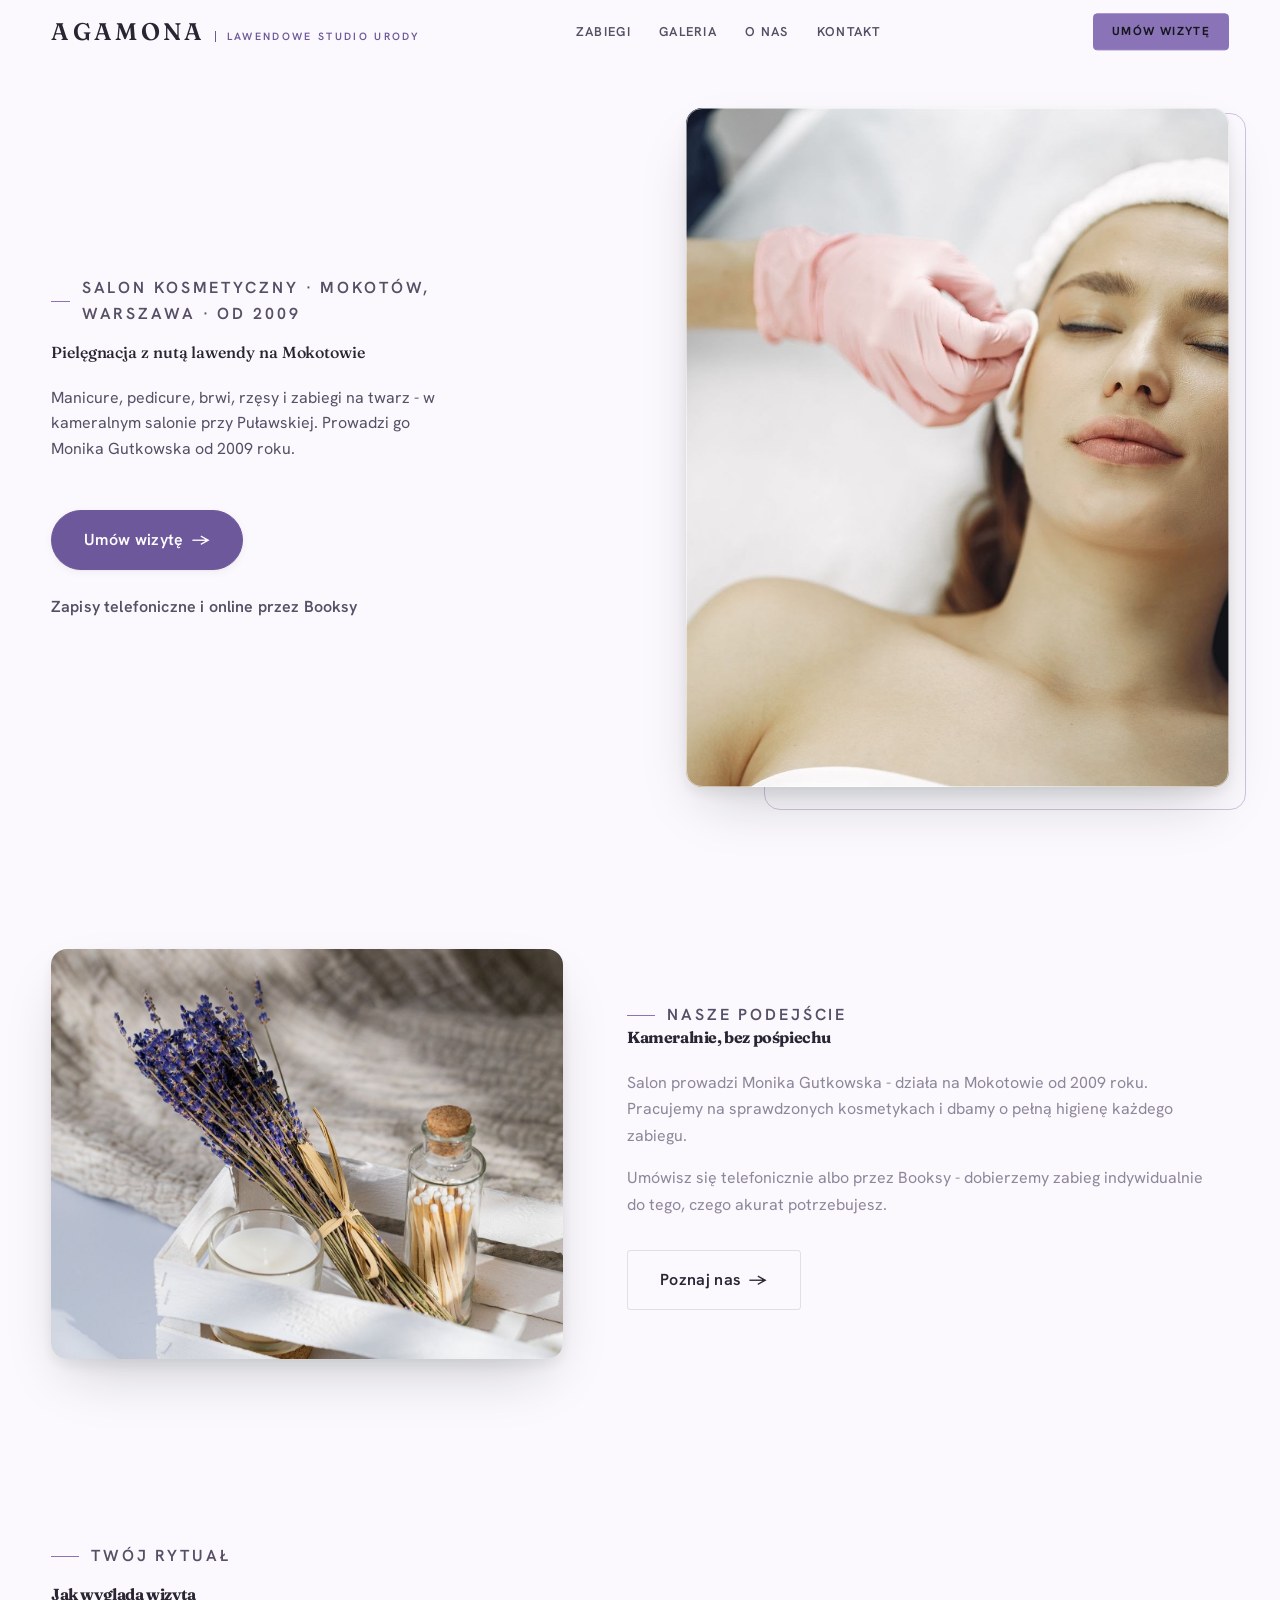
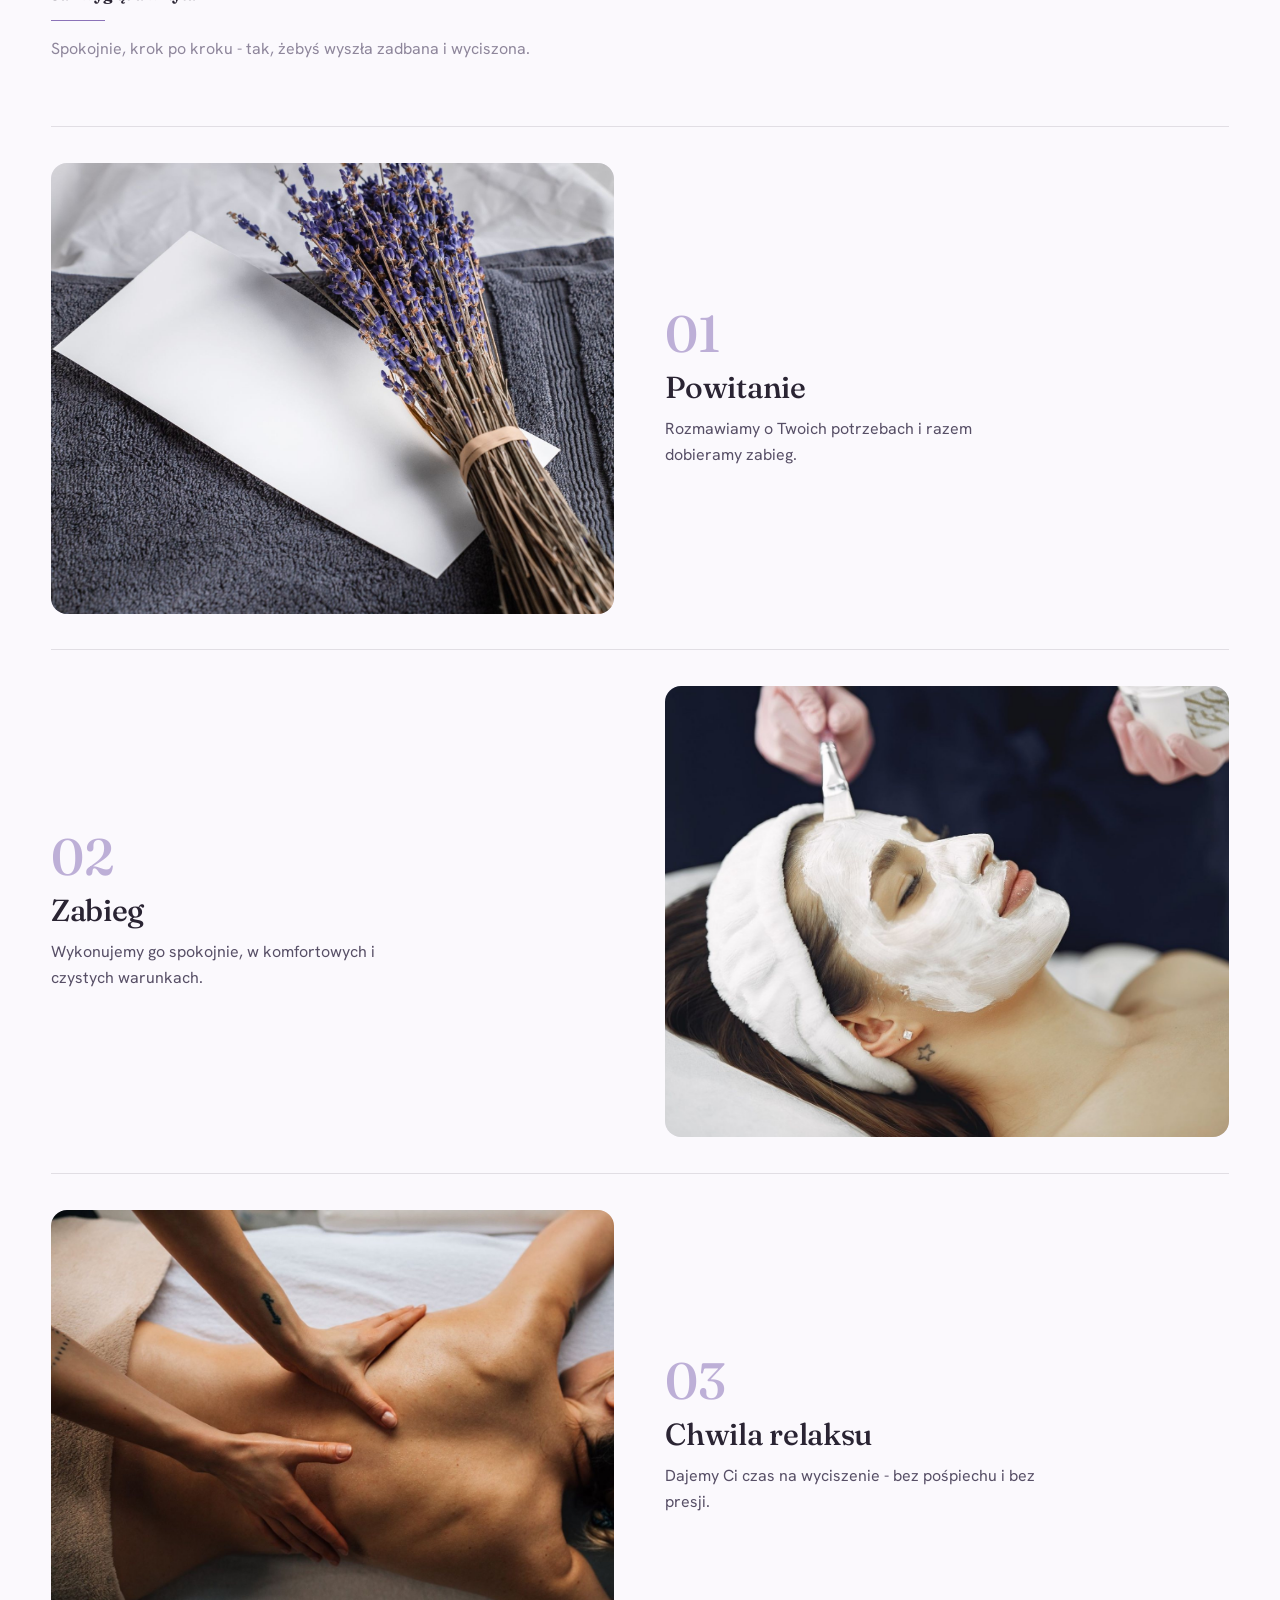
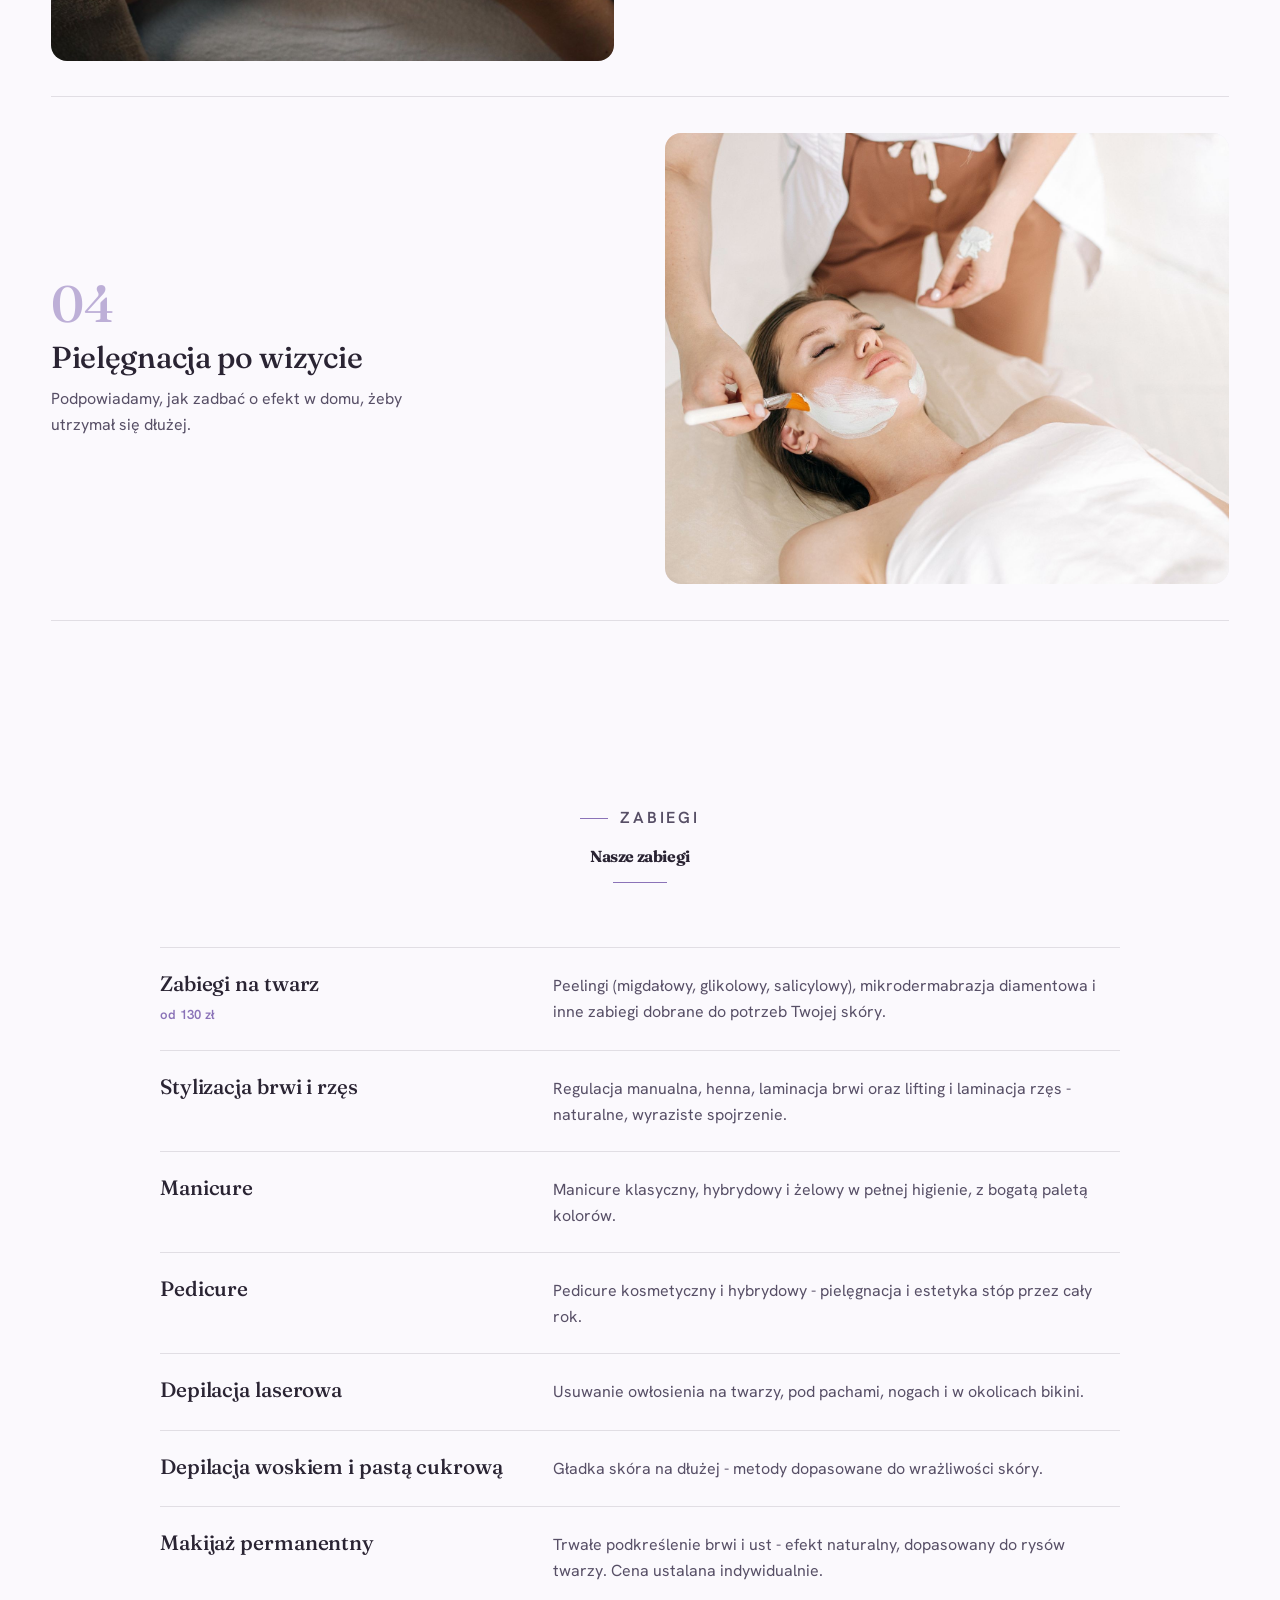
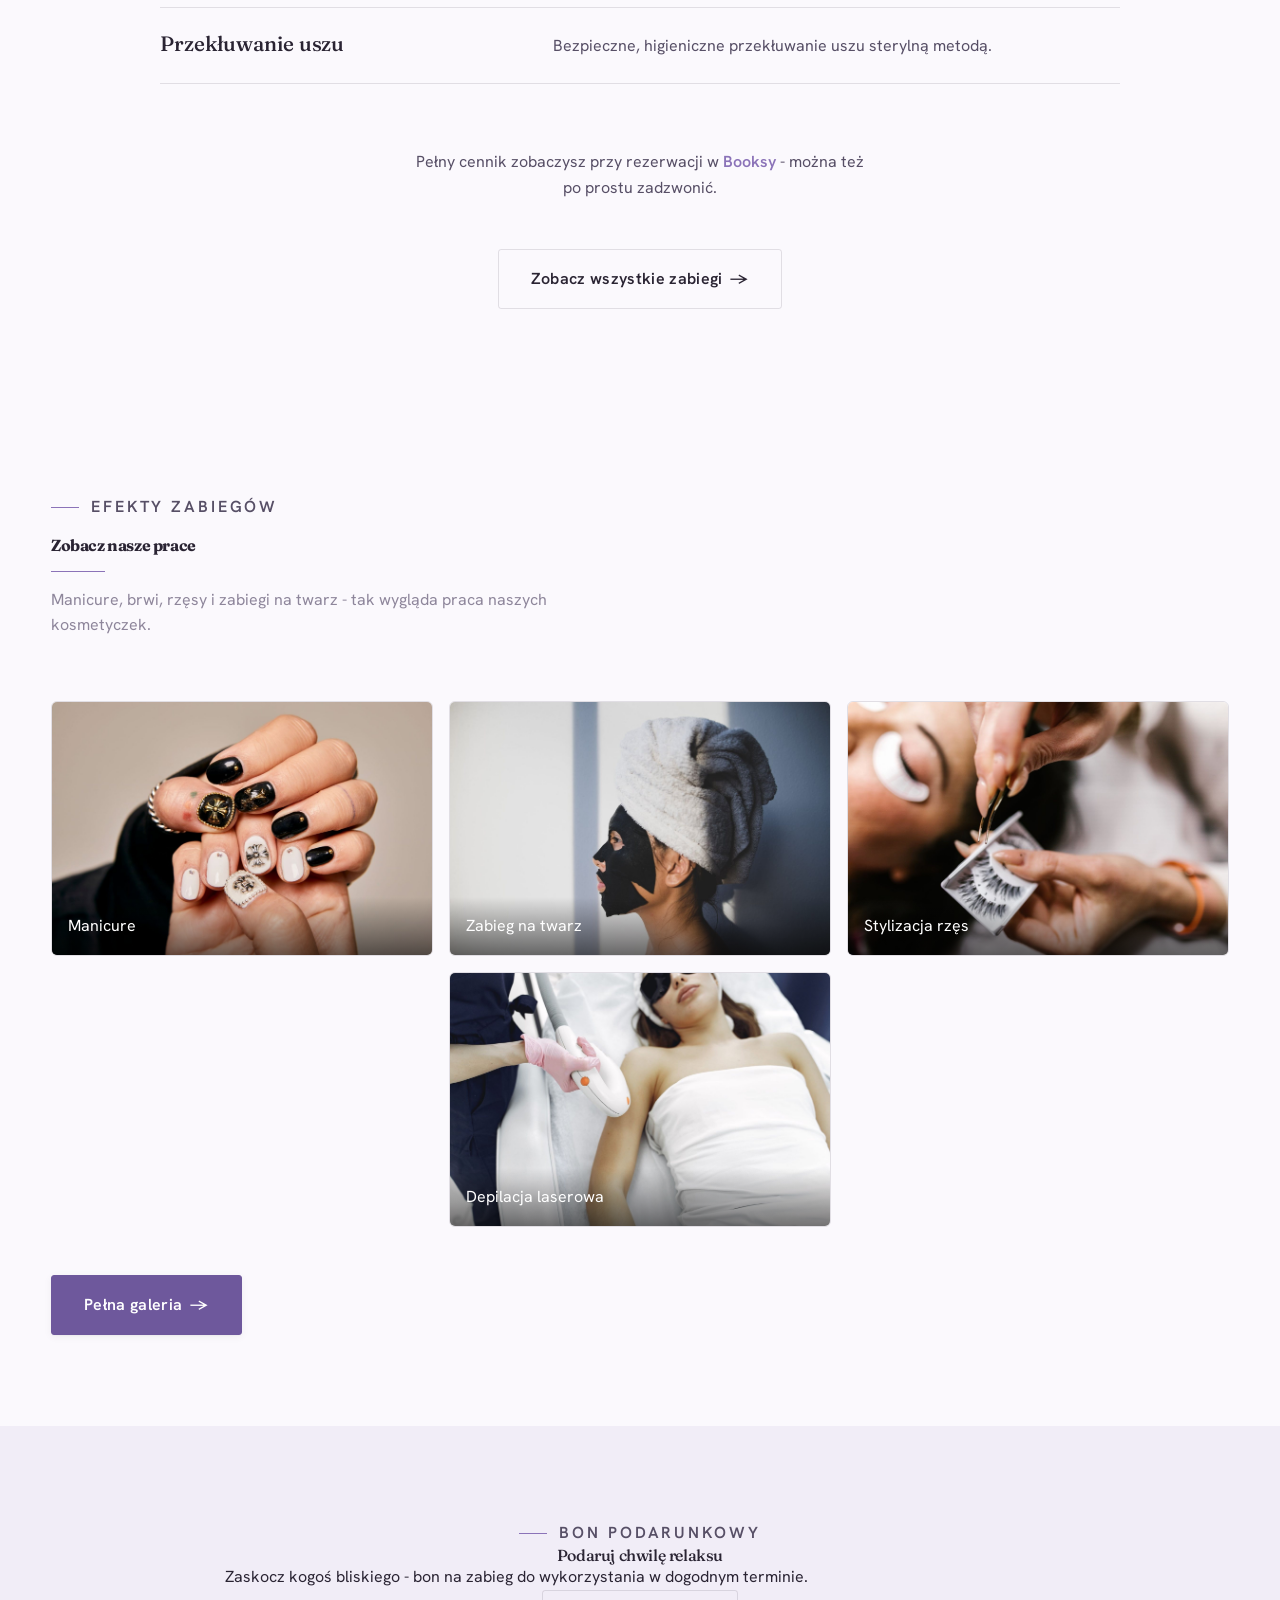
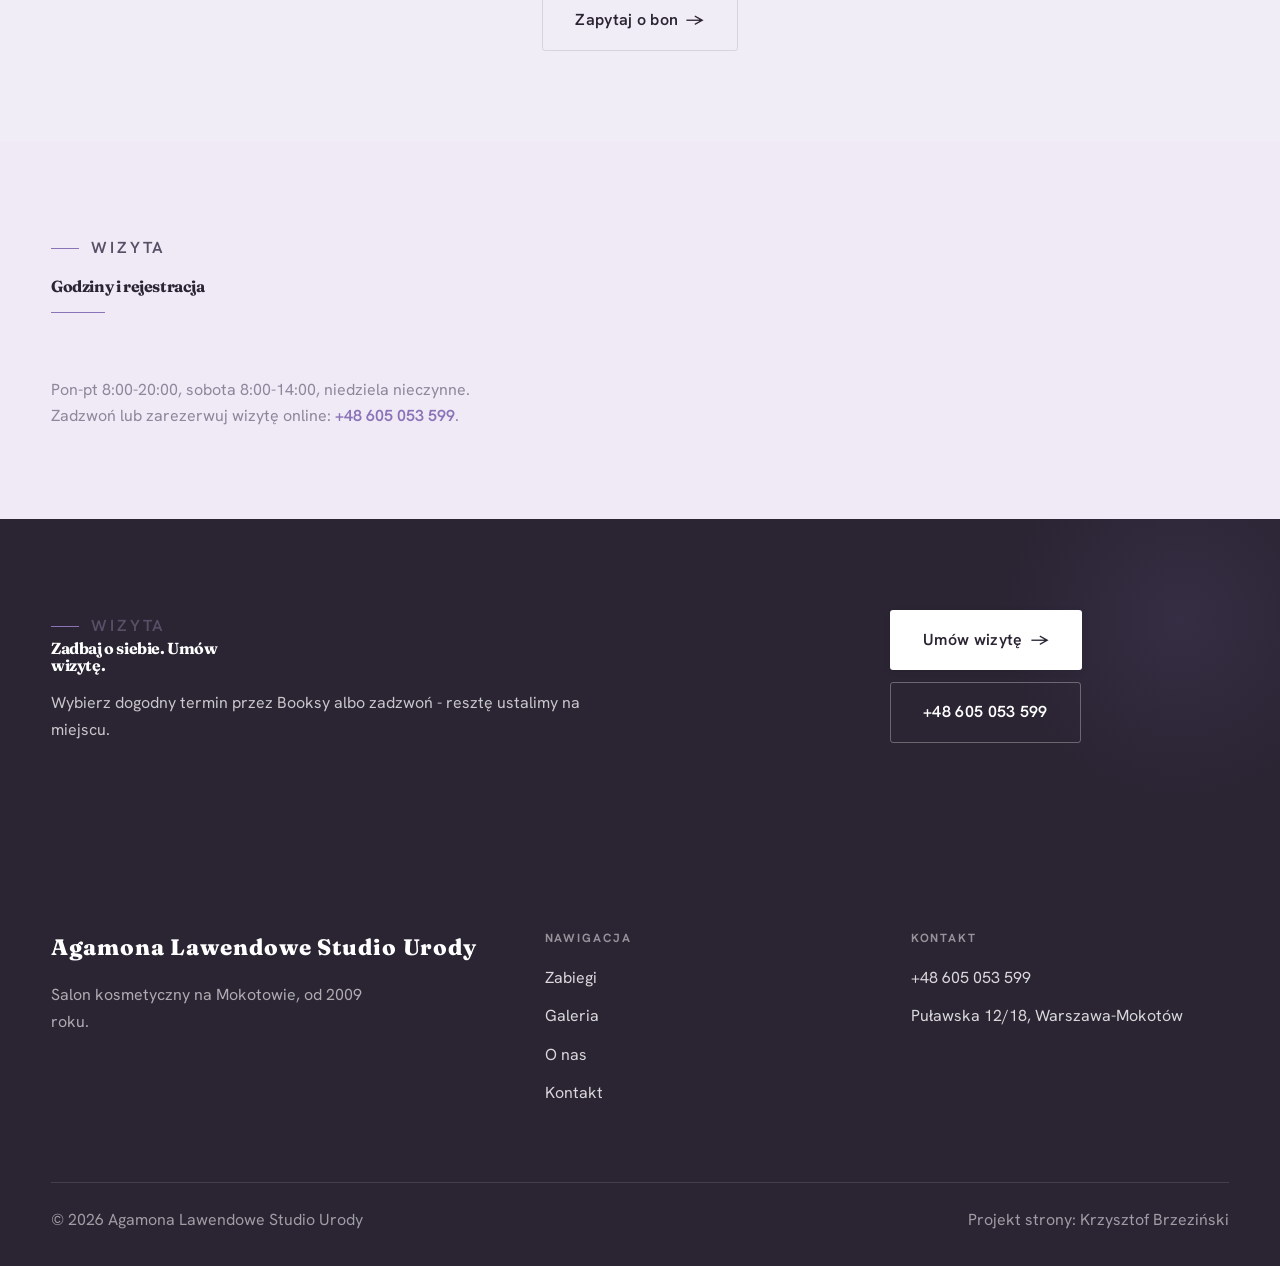
<file: index.html>
<!DOCTYPE html>
<html lang="pl">
<head>
<meta charset="UTF-8">
<meta name="viewport" content="width=device-width, initial-scale=1.0">
<title>Agamona Lawendowe Studio Urody - Salon kosmetyczny · Mokotów, Warszawa</title>
<meta name="description" content="Agamona Lawendowe Studio Urody - manicure, pedicure, stylizacja brwi i rzęs, zabiegi na twarz i depilacja. Salon Moniki Gutkowskiej na Mokotowie, od 2009 roku.">
<link rel="preconnect" href="https://fonts.googleapis.com">
<link rel="preconnect" href="https://fonts.gstatic.com" crossorigin>
<link href="https://fonts.googleapis.com/css2?family=Fraunces:wght@500;600;700&family=Hanken+Grotesk:wght@400;500;600&display=swap" rel="stylesheet">
<link rel="stylesheet" href="assets/styles.css">
</head>
<body>

<header class="nav">
  <div class="wrap nav-inner">
    <a class="brand" href="index.html"><span class="name">Agamona</span><span class="sub">Lawendowe Studio Urody</span></a>
    <nav class="nav-links">
      <a href="oferta.html">Zabiegi</a>
      <a href="realizacje.html">Galeria</a>
      <a href="o-nas.html">O nas</a>
      <a href="kontakt.html">Kontakt</a>
      <a href="kontakt.html" class="btn btn-accent">Umów wizytę</a>
    </nav>
    <button class="nav-toggle" aria-label="Menu"><span></span><span></span><span></span></button>
  </div>
</header>

<section class="hero-spa">
  <div class="wrap">
    <div class="hs-copy reveal">
      <span class="eyebrow">Salon kosmetyczny · Mokotów, Warszawa · od 2009</span>
      <h1 class="hs-claim">Pielęgnacja z nutą lawendy na Mokotowie</h1>
      <p class="hs-lead">Manicure, pedicure, brwi, rzęsy i zabiegi na twarz - w kameralnym salonie przy Puławskiej. Prowadzi go Monika Gutkowska od 2009 roku.</p>
      <a href="kontakt.html" class="btn btn-accent hs-cta">Umów wizytę <span class="arr">→</span></a>
      <p class="hs-rating">Zapisy telefoniczne i online przez Booksy</p>
    </div>
    <figure class="hs-fig reveal"><img src="img/hero.jpg" alt="Oczyszczanie twarzy w salonie Agamona" loading="lazy"></figure>
  </div>
</section>
<section>
  <div class="wrap split">
    <div class="split-art reveal"><img src="img/g10.jpg" alt="Lawenda i świece - klimat salonu Agamona" loading="lazy"></div>
    <div class="split-copy reveal">
      <span class="eyebrow">Nasze podejście</span>
      <h2>Kameralnie, bez pośpiechu</h2>
      <p class="muted">Salon prowadzi Monika Gutkowska - działa na Mokotowie od 2009 roku. Pracujemy na sprawdzonych kosmetykach i dbamy o pełną higienę każdego zabiegu.</p>
      <p class="muted">Umówisz się telefonicznie albo przez Booksy - dobierzemy zabieg indywidualnie do tego, czego akurat potrzebujesz.</p>
      <a href="o-nas.html" class="btn btn-ghost">Poznaj nas <span class="arr">→</span></a>
    </div>
  </div>
</section>
<section class="rytual">
  <div class="wrap">
    <div class="head reveal">
      <span class="eyebrow">Twój rytuał</span>
      <h2>Jak wygląda wizyta</h2>
      <p>Spokojnie, krok po kroku - tak, żebyś wyszła zadbana i wyciszona.</p>
    </div>
    <div class="ryt-list">
      <div class="ryt-row reveal">
        <figure class="ryt-fig"><img src="img/g11.jpg" alt="Lawendowy akcent w salonie" loading="lazy"></figure>
        <div class="ryt-copy"><span class="ryt-no">01</span><h3>Powitanie</h3><p>Rozmawiamy o Twoich potrzebach i razem dobieramy zabieg.</p></div>
      </div>
      <div class="ryt-row reveal">
        <figure class="ryt-fig"><img src="img/g2.jpg" alt="Zabieg na twarz w trakcie" loading="lazy"></figure>
        <div class="ryt-copy"><span class="ryt-no">02</span><h3>Zabieg</h3><p>Wykonujemy go spokojnie, w komfortowych i czystych warunkach.</p></div>
      </div>
      <div class="ryt-row reveal">
        <figure class="ryt-fig"><img src="img/g6.jpg" alt="Masaż - chwila relaksu" loading="lazy"></figure>
        <div class="ryt-copy"><span class="ryt-no">03</span><h3>Chwila relaksu</h3><p>Dajemy Ci czas na wyciszenie - bez pośpiechu i bez presji.</p></div>
      </div>
      <div class="ryt-row reveal">
        <figure class="ryt-fig"><img src="img/g14.jpg" alt="Pielęgnacja skóry po zabiegu" loading="lazy"></figure>
        <div class="ryt-copy"><span class="ryt-no">04</span><h3>Pielęgnacja po wizycie</h3><p>Podpowiadamy, jak zadbać o efekt w domu, żeby utrzymał się dłużej.</p></div>
      </div>
    </div>
  </div>
</section>
<section class="menu-sec">
  <div class="wrap">
    <div class="head center reveal">
      <span class="eyebrow">Zabiegi</span>
      <h2>Nasze zabiegi</h2>
    </div>
    <div class="cennik">
      <div class="cennik-row reveal"><div class="cn-name"><h3>Zabiegi na twarz</h3><span class="cn-price">od 130 zł</span></div><div class="cn-desc">Peelingi (migdałowy, glikolowy, salicylowy), mikrodermabrazja diamentowa i inne zabiegi dobrane do potrzeb Twojej skóry.</div></div>
      <div class="cennik-row reveal"><div class="cn-name"><h3>Stylizacja brwi i rzęs</h3></div><div class="cn-desc">Regulacja manualna, henna, laminacja brwi oraz lifting i laminacja rzęs - naturalne, wyraziste spojrzenie.</div></div>
      <div class="cennik-row reveal"><div class="cn-name"><h3>Manicure</h3></div><div class="cn-desc">Manicure klasyczny, hybrydowy i żelowy w pełnej higienie, z bogatą paletą kolorów.</div></div>
      <div class="cennik-row reveal"><div class="cn-name"><h3>Pedicure</h3></div><div class="cn-desc">Pedicure kosmetyczny i hybrydowy - pielęgnacja i estetyka stóp przez cały rok.</div></div>
      <div class="cennik-row reveal"><div class="cn-name"><h3>Depilacja laserowa</h3></div><div class="cn-desc">Usuwanie owłosienia na twarzy, pod pachami, nogach i w okolicach bikini.</div></div>
      <div class="cennik-row reveal"><div class="cn-name"><h3>Depilacja woskiem i pastą cukrową</h3></div><div class="cn-desc">Gładka skóra na dłużej - metody dopasowane do wrażliwości skóry.</div></div>
      <div class="cennik-row reveal"><div class="cn-name"><h3>Makijaż permanentny</h3></div><div class="cn-desc">Trwałe podkreślenie brwi i ust - efekt naturalny, dopasowany do rysów twarzy. Cena ustalana indywidualnie.</div></div>
      <div class="cennik-row reveal"><div class="cn-name"><h3>Przekłuwanie uszu</h3></div><div class="cn-desc">Bezpieczne, higieniczne przekłuwanie uszu sterylną metodą.</div></div>
    </div>
    <p class="menu-note">Pełny cennik zobaczysz przy rezerwacji w <a href="https://booksy.com/pl-pl/19071_agamona-lawendowe-studio-urody_salon-kosmetyczny_3_warszawa" target="_blank" rel="noopener" style="color:var(--accent);font-weight:600">Booksy</a> - można też po prostu zadzwonić.</p>
    <div style="text-align:center;margin-top:var(--space-7)" class="reveal"><a href="oferta.html" class="btn btn-ghost">Zobacz wszystkie zabiegi <span class="arr">→</span></a></div>
  </div>
</section>
<section>
  <div class="wrap">
    <div class="head reveal">
      <span class="eyebrow">Efekty zabiegów</span>
      <h2>Zobacz nasze prace</h2>
      <p>Manicure, brwi, rzęsy i zabiegi na twarz - tak wygląda praca naszych kosmetyczek.</p>
    </div>
    <div class="gallery-masonry">
      <figure class="m-tile reveal"><img src="img/g1.jpg" alt="Manicure ze zdobieniami" loading="lazy"><div class="cap">Manicure</div></figure>
      <figure class="m-tile reveal"><img src="img/g8.jpg" alt="Maseczka na twarz" loading="lazy"><div class="cap">Zabieg na twarz</div></figure>
      <figure class="m-tile reveal"><img src="img/g3.jpg" alt="Depilacja laserowa" loading="lazy"><div class="cap">Depilacja laserowa</div></figure>
      <figure class="m-tile reveal"><img src="img/g9.jpg" alt="Przedłużanie rzęs" loading="lazy"><div class="cap">Stylizacja rzęs</div></figure>
    </div>
    <div style="margin-top:var(--space-7)" class="reveal"><a href="realizacje.html" class="btn btn-accent">Pełna galeria <span class="arr">→</span></a></div>
  </div>
</section>
<section class="voucher">
  <div class="wrap reveal">
    <span class="eyebrow">Bon podarunkowy</span>
    <h2>Podaruj chwilę relaksu</h2>
    <p>Zaskocz kogoś bliskiego - bon na zabieg do wykorzystania w dogodnym terminie.</p>
    <a class="btn btn-ghost" href="kontakt.html">Zapytaj o bon <span class="arr">→</span></a>
  </div>
</section>
<section class="trust">
  <div class="wrap">
    <div class="head reveal">
      <span class="eyebrow">Wizyta</span>
      <h2>Godziny i rejestracja</h2>
    </div>
    <p class="reveal" style="color:var(--muted);max-width:48ch">Pon-pt 8:00-20:00, sobota 8:00-14:00, niedziela nieczynne. Zadzwoń lub zarezerwuj wizytę online: <a href="tel:+48605053599" style="color:var(--accent);font-weight:600">+48 605 053 599</a>.</p>
  </div>
</section>
<section class="cta">
  <div class="wrap">
    <div class="reveal">
      <span class="eyebrow">Wizyta</span>
      <h2>Zadbaj o siebie. Umów wizytę.</h2>
      <p>Wybierz dogodny termin przez Booksy albo zadzwoń - resztę ustalimy na miejscu.</p>
    </div>
    <div class="cta-actions reveal">
      <a href="kontakt.html" class="btn btn-light">Umów wizytę <span class="arr">→</span></a>
      <a href="tel:+48605053599" class="btn btn-ghost" style="color:#fff;border-color:rgba(255,255,255,.3)">+48 605 053 599</a>
    </div>
  </div>
</section>

<footer>
  <div class="wrap">
    <div class="foot-grid">
      <div class="foot-brand">
        <div class="name">Agamona Lawendowe Studio Urody</div>
        <p>Salon kosmetyczny na Mokotowie, od 2009 roku.</p>
      </div>
      <div class="foot-col">
        <h4>Nawigacja</h4>
        <a href="oferta.html">Zabiegi</a>
        <a href="realizacje.html">Galeria</a>
        <a href="o-nas.html">O nas</a>
        <a href="kontakt.html">Kontakt</a>
      </div>
      <div class="foot-col">
        <h4>Kontakt</h4>
        <a href="tel:+48605053599">+48 605 053 599</a>
        <p>Puławska 12/18, Warszawa-Mokotów</p>
      </div>
    </div>
    <div class="foot-bot">
      <span>© 2026 Agamona Lawendowe Studio Urody</span>
      <span>Projekt strony: Krzysztof Brzeziński</span>
    </div>
  </div>
</footer>
<div class="sticky-reserve"><a class="sr-book" href="kontakt.html">Umów wizytę</a><a class="sr-call" href="tel:+48605053599" aria-label="Zadzwoń"><svg class="ico-tel" width="16" height="16" viewBox="0 0 24 24" fill="none" aria-hidden="true"><path d="M6.6 10.8a15.5 15.5 0 0 0 6.6 6.6l2.2-2.2a1 1 0 0 1 1-.24 11.4 11.4 0 0 0 3.6.58 1 1 0 0 1 1 1V20a1 1 0 0 1-1 1A17 17 0 0 1 3 4a1 1 0 0 1 1-1h3.5a1 1 0 0 1 1 1c0 1.25.2 2.46.58 3.6a1 1 0 0 1-.25 1l-2.23 2.2Z" fill="currentColor"/></svg></a></div>

<script src="assets/main.js"></script>
</body>
</html>
</file>
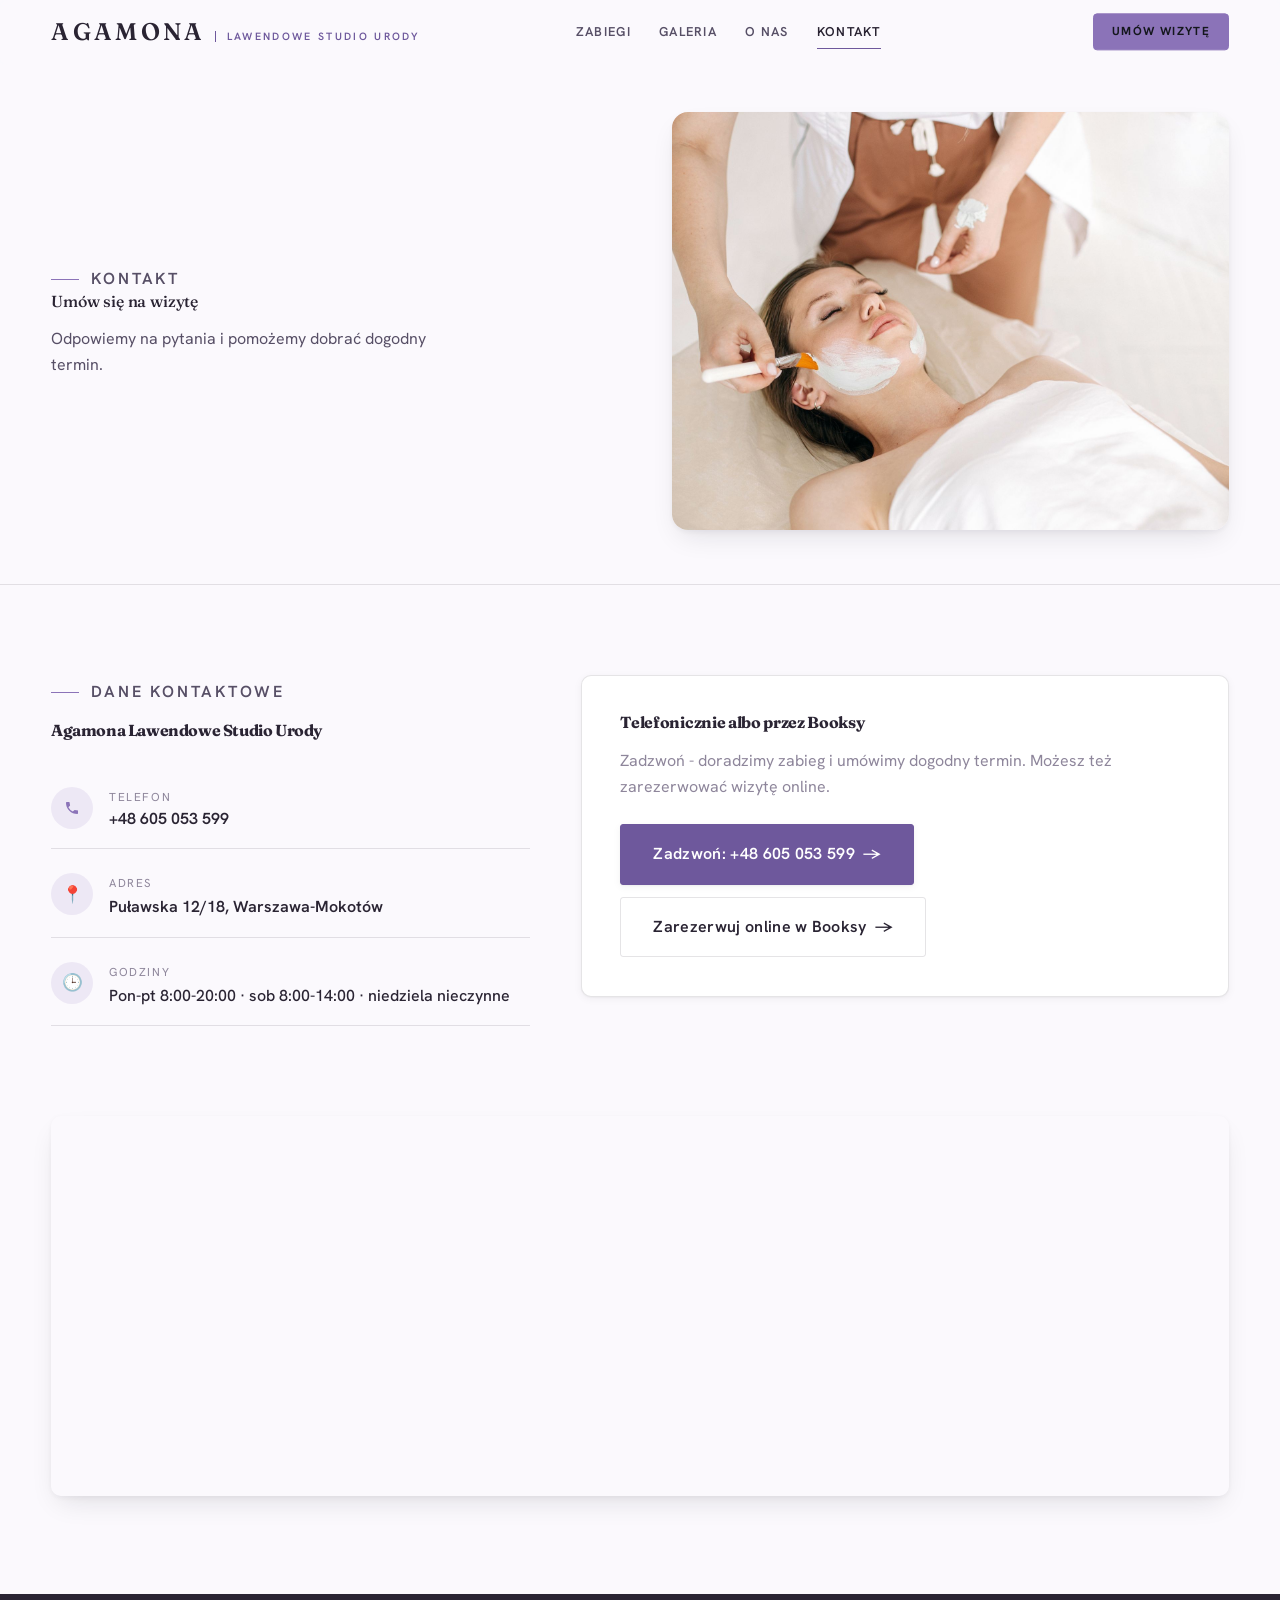
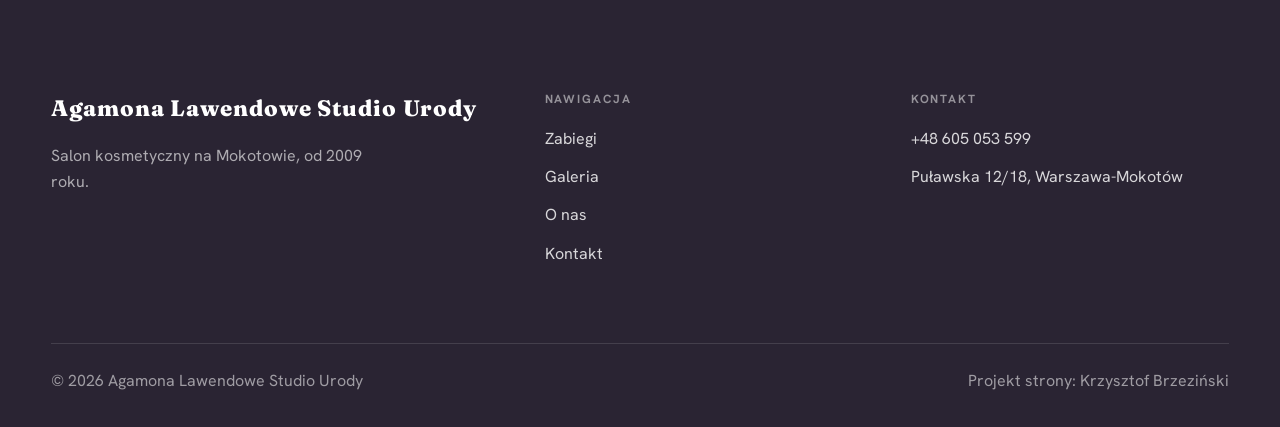
<file: kontakt.html>
<!DOCTYPE html>
<html lang="pl">
<head>
<meta charset="UTF-8">
<meta name="viewport" content="width=device-width, initial-scale=1.0">
<title>Kontakt - Agamona Lawendowe Studio Urody</title>
<meta name="description" content="Kontakt Agamona Lawendowe Studio Urody - Puławska 12/18, Warszawa-Mokotów. Tel. +48 605 053 599.">
<link rel="preconnect" href="https://fonts.googleapis.com">
<link rel="preconnect" href="https://fonts.gstatic.com" crossorigin>
<link href="https://fonts.googleapis.com/css2?family=Fraunces:wght@500;600;700&family=Hanken+Grotesk:wght@400;500;600&display=swap" rel="stylesheet">
<link rel="stylesheet" href="assets/styles.css">
</head>
<body>

<header class="nav">
  <div class="wrap nav-inner">
    <a class="brand" href="index.html"><span class="name">Agamona</span><span class="sub">Lawendowe Studio Urody</span></a>
    <nav class="nav-links">
      <a href="oferta.html">Zabiegi</a>
      <a href="realizacje.html">Galeria</a>
      <a href="o-nas.html">O nas</a>
      <a href="kontakt.html" class="active">Kontakt</a>
      <a href="kontakt.html" class="btn btn-accent">Umów wizytę</a>
    </nav>
    <button class="nav-toggle" aria-label="Menu"><span></span><span></span><span></span></button>
  </div>
</header>

<section class="pagehead pagehead-soft">
  <div class="wrap">
    <figure class="ph-fig reveal"><img src="img/g14.jpg" alt="Oczyszczanie skóry twarzy" loading="lazy"></figure>
    <div class="ph-copy reveal">
      <span class="eyebrow">Kontakt</span>
      <h1>Umów się na wizytę</h1>
      <p>Odpowiemy na pytania i pomożemy dobrać dogodny termin.</p>
    </div>
  </div>
</section>
<section>
  <div class="wrap contact-grid">
    <div class="reveal">
      <span class="eyebrow">Dane kontaktowe</span>
      <h2 style="margin:var(--space-4) 0 var(--space-6)">Agamona Lawendowe Studio Urody</h2>
      <div class="info-list">
        <div class="info-row"><div class="ic"><svg class="ico-tel" width="16" height="16" viewBox="0 0 24 24" fill="none" aria-hidden="true"><path d="M6.6 10.8a15.5 15.5 0 0 0 6.6 6.6l2.2-2.2a1 1 0 0 1 1-.24 11.4 11.4 0 0 0 3.6.58 1 1 0 0 1 1 1V20a1 1 0 0 1-1 1A17 17 0 0 1 3 4a1 1 0 0 1 1-1h3.5a1 1 0 0 1 1 1c0 1.25.2 2.46.58 3.6a1 1 0 0 1-.25 1l-2.23 2.2Z" fill="currentColor"/></svg></div><div><div class="lbl">Telefon</div><a class="val" href="tel:+48605053599">+48 605 053 599</a></div></div>
        <div class="info-row"><div class="ic">📍</div><div><div class="lbl">Adres</div><div class="val">Puławska 12/18, Warszawa-Mokotów</div></div></div>
        <div class="info-row"><div class="ic">🕒</div><div><div class="lbl">Godziny</div><div class="val" style="font-weight:500">Pon-pt 8:00-20:00 · sob 8:00-14:00 · niedziela nieczynne</div></div></div>
      </div>
    </div>
    <div class="reveal">
      <div class="form">
        <h3 style="margin-bottom:var(--space-4)">Telefonicznie albo przez Booksy</h3>
        <p class="muted" style="margin-bottom:var(--space-5)">Zadzwoń - doradzimy zabieg i umówimy dogodny termin. Możesz też zarezerwować wizytę online.</p>
        <a href="tel:+48605053599" class="btn btn-accent" style="justify-content:center;margin-bottom:var(--space-3)">Zadzwoń: +48 605 053 599 <span class="arr">→</span></a>
        <a href="https://booksy.com/pl-pl/19071_agamona-lawendowe-studio-urody_salon-kosmetyczny_3_warszawa" target="_blank" rel="noopener" class="btn btn-ghost" style="justify-content:center">Zarezerwuj online w Booksy <span class="arr">→</span></a>
      </div>
    </div>
  </div>
</section>
<section style="padding-top:0">
  <div class="wrap reveal">
    <iframe class="map" title="Agamona Lawendowe Studio Urody - Warszawa" src="https://maps.google.com/maps?q=Agamona%20Lawendowe%20Studio%20Urody%20Pulawska%20Warszawa&z=15&output=embed" loading="lazy" referrerpolicy="no-referrer-when-downgrade"></iframe>
  </div>
</section>

<footer>
  <div class="wrap">
    <div class="foot-grid">
      <div class="foot-brand">
        <div class="name">Agamona Lawendowe Studio Urody</div>
        <p>Salon kosmetyczny na Mokotowie, od 2009 roku.</p>
      </div>
      <div class="foot-col">
        <h4>Nawigacja</h4>
        <a href="oferta.html">Zabiegi</a>
        <a href="realizacje.html">Galeria</a>
        <a href="o-nas.html">O nas</a>
        <a href="kontakt.html">Kontakt</a>
      </div>
      <div class="foot-col">
        <h4>Kontakt</h4>
        <a href="tel:+48605053599">+48 605 053 599</a>
        <p>Puławska 12/18, Warszawa-Mokotów</p>
      </div>
    </div>
    <div class="foot-bot">
      <span>© 2026 Agamona Lawendowe Studio Urody</span>
      <span>Projekt strony: Krzysztof Brzeziński</span>
    </div>
  </div>
</footer>
<div class="sticky-reserve"><a class="sr-book" href="kontakt.html">Umów wizytę</a><a class="sr-call" href="tel:+48605053599" aria-label="Zadzwoń"><svg class="ico-tel" width="16" height="16" viewBox="0 0 24 24" fill="none" aria-hidden="true"><path d="M6.6 10.8a15.5 15.5 0 0 0 6.6 6.6l2.2-2.2a1 1 0 0 1 1-.24 11.4 11.4 0 0 0 3.6.58 1 1 0 0 1 1 1V20a1 1 0 0 1-1 1A17 17 0 0 1 3 4a1 1 0 0 1 1-1h3.5a1 1 0 0 1 1 1c0 1.25.2 2.46.58 3.6a1 1 0 0 1-.25 1l-2.23 2.2Z" fill="currentColor"/></svg></a></div>

<script src="assets/main.js"></script>
</body>
</html>
</file>
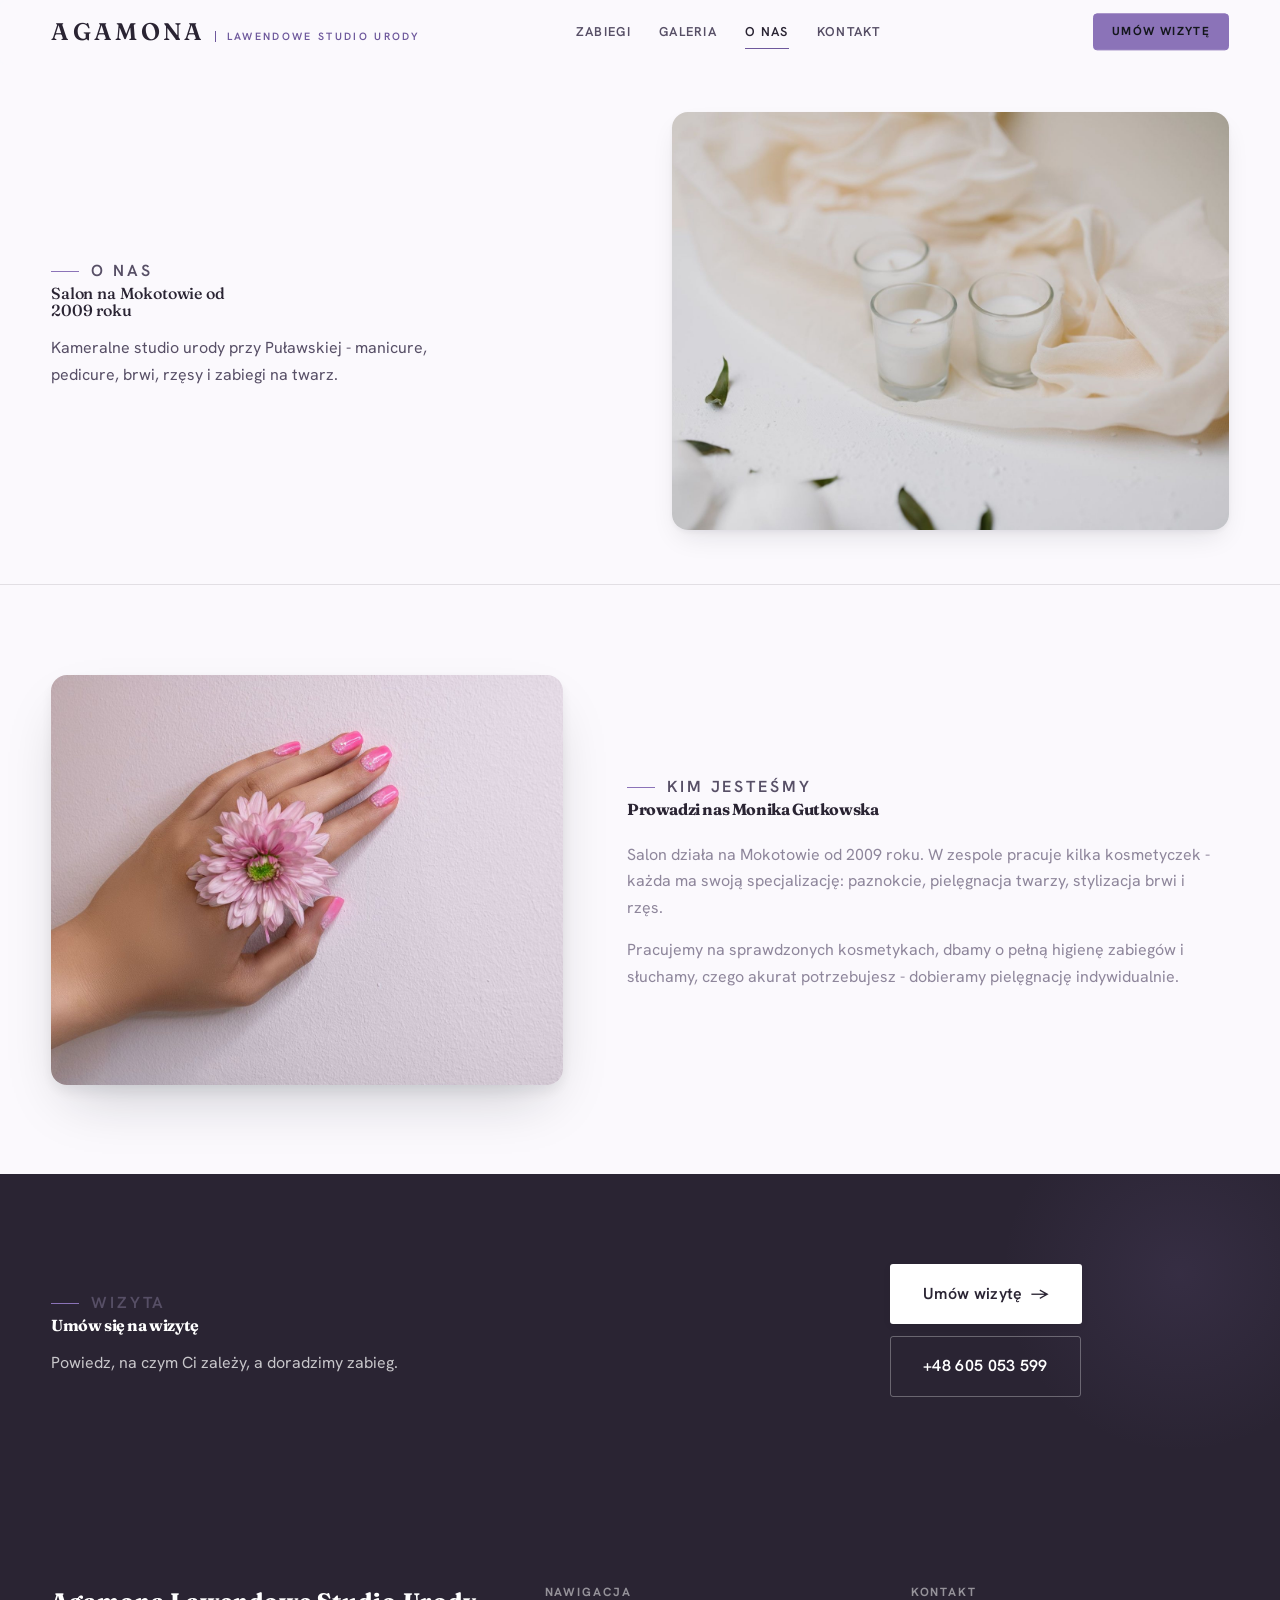
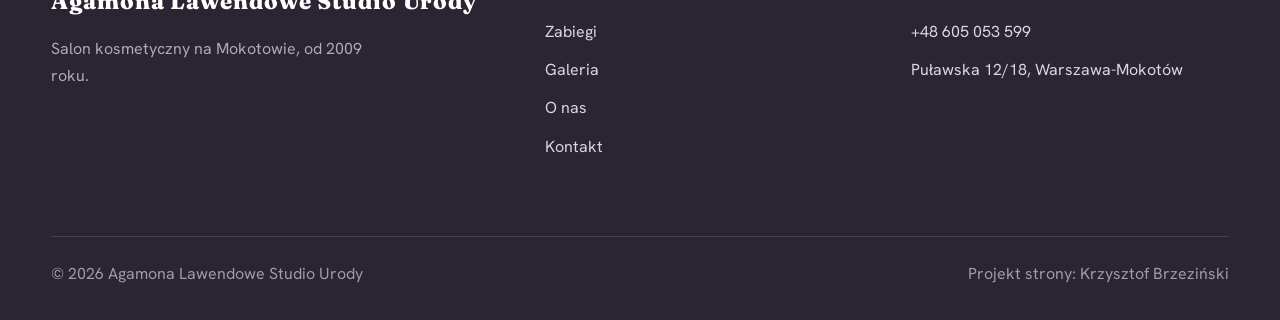
<file: o-nas.html>
<!DOCTYPE html>
<html lang="pl">
<head>
<meta charset="UTF-8">
<meta name="viewport" content="width=device-width, initial-scale=1.0">
<title>O nas - Agamona Lawendowe Studio Urody</title>
<meta name="description" content="Agamona Lawendowe Studio Urody - salon Moniki Gutkowskiej na Mokotowie, działa od 2009 roku. Poznaj nasz zespół.">
<link rel="preconnect" href="https://fonts.googleapis.com">
<link rel="preconnect" href="https://fonts.gstatic.com" crossorigin>
<link href="https://fonts.googleapis.com/css2?family=Fraunces:wght@500;600;700&family=Hanken+Grotesk:wght@400;500;600&display=swap" rel="stylesheet">
<link rel="stylesheet" href="assets/styles.css">
</head>
<body>

<header class="nav">
  <div class="wrap nav-inner">
    <a class="brand" href="index.html"><span class="name">Agamona</span><span class="sub">Lawendowe Studio Urody</span></a>
    <nav class="nav-links">
      <a href="oferta.html">Zabiegi</a>
      <a href="realizacje.html">Galeria</a>
      <a href="o-nas.html" class="active">O nas</a>
      <a href="kontakt.html">Kontakt</a>
      <a href="kontakt.html" class="btn btn-accent">Umów wizytę</a>
    </nav>
    <button class="nav-toggle" aria-label="Menu"><span></span><span></span><span></span></button>
  </div>
</header>

<section class="pagehead pagehead-soft">
  <div class="wrap">
    <figure class="ph-fig reveal"><img src="img/g12.jpg" alt="Świece i lawendowy klimat salonu" loading="lazy"></figure>
    <div class="ph-copy reveal">
      <span class="eyebrow">O nas</span>
      <h1>Salon na Mokotowie od 2009 roku</h1>
      <p>Kameralne studio urody przy Puławskiej - manicure, pedicure, brwi, rzęsy i zabiegi na twarz.</p>
    </div>
  </div>
</section>
<section>
  <div class="wrap split">
    <div class="split-art reveal"><img src="img/g13.jpg" alt="Manicure - efekt zabiegu" loading="lazy"></div>
    <div class="split-copy reveal">
      <span class="eyebrow">Kim jesteśmy</span>
      <h2>Prowadzi nas Monika Gutkowska</h2>
      <p class="muted">Salon działa na Mokotowie od 2009 roku. W zespole pracuje kilka kosmetyczek - każda ma swoją specjalizację: paznokcie, pielęgnacja twarzy, stylizacja brwi i rzęs.</p>
      <p class="muted">Pracujemy na sprawdzonych kosmetykach, dbamy o pełną higienę zabiegów i słuchamy, czego akurat potrzebujesz - dobieramy pielęgnację indywidualnie.</p>
    </div>
  </div>
</section>


<section class="cta">
  <div class="wrap">
    <div class="reveal">
      <span class="eyebrow">Wizyta</span>
      <h2>Umów się na wizytę</h2>
      <p>Powiedz, na czym Ci zależy, a doradzimy zabieg.</p>
    </div>
    <div class="cta-actions reveal">
      <a href="kontakt.html" class="btn btn-light">Umów wizytę <span class="arr">→</span></a>
      <a href="tel:+48605053599" class="btn btn-ghost" style="color:#fff;border-color:rgba(255,255,255,.3)">+48 605 053 599</a>
    </div>
  </div>
</section>

<footer>
  <div class="wrap">
    <div class="foot-grid">
      <div class="foot-brand">
        <div class="name">Agamona Lawendowe Studio Urody</div>
        <p>Salon kosmetyczny na Mokotowie, od 2009 roku.</p>
      </div>
      <div class="foot-col">
        <h4>Nawigacja</h4>
        <a href="oferta.html">Zabiegi</a>
        <a href="realizacje.html">Galeria</a>
        <a href="o-nas.html">O nas</a>
        <a href="kontakt.html">Kontakt</a>
      </div>
      <div class="foot-col">
        <h4>Kontakt</h4>
        <a href="tel:+48605053599">+48 605 053 599</a>
        <p>Puławska 12/18, Warszawa-Mokotów</p>
      </div>
    </div>
    <div class="foot-bot">
      <span>© 2026 Agamona Lawendowe Studio Urody</span>
      <span>Projekt strony: Krzysztof Brzeziński</span>
    </div>
  </div>
</footer>
<div class="sticky-reserve"><a class="sr-book" href="kontakt.html">Umów wizytę</a><a class="sr-call" href="tel:+48605053599" aria-label="Zadzwoń"><svg class="ico-tel" width="16" height="16" viewBox="0 0 24 24" fill="none" aria-hidden="true"><path d="M6.6 10.8a15.5 15.5 0 0 0 6.6 6.6l2.2-2.2a1 1 0 0 1 1-.24 11.4 11.4 0 0 0 3.6.58 1 1 0 0 1 1 1V20a1 1 0 0 1-1 1A17 17 0 0 1 3 4a1 1 0 0 1 1-1h3.5a1 1 0 0 1 1 1c0 1.25.2 2.46.58 3.6a1 1 0 0 1-.25 1l-2.23 2.2Z" fill="currentColor"/></svg></a></div>

<script src="assets/main.js"></script>
</body>
</html>
</file>
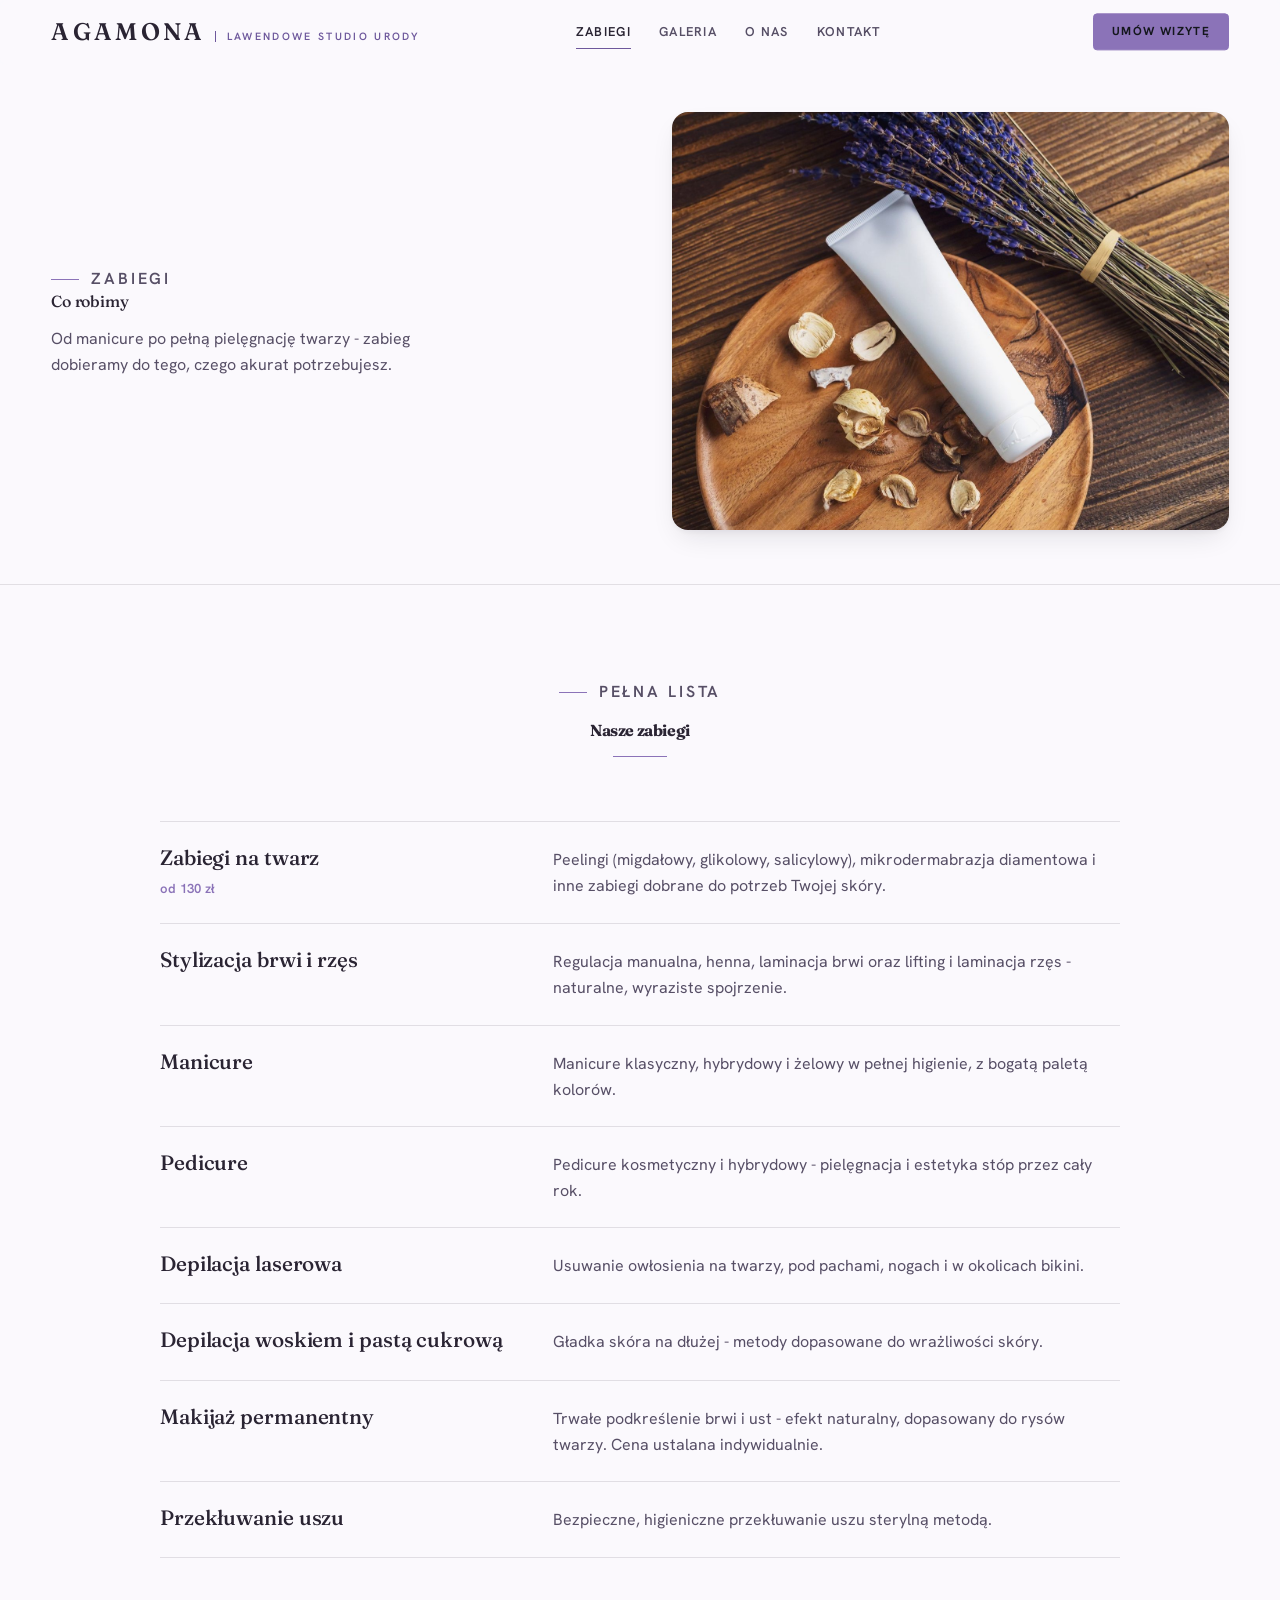
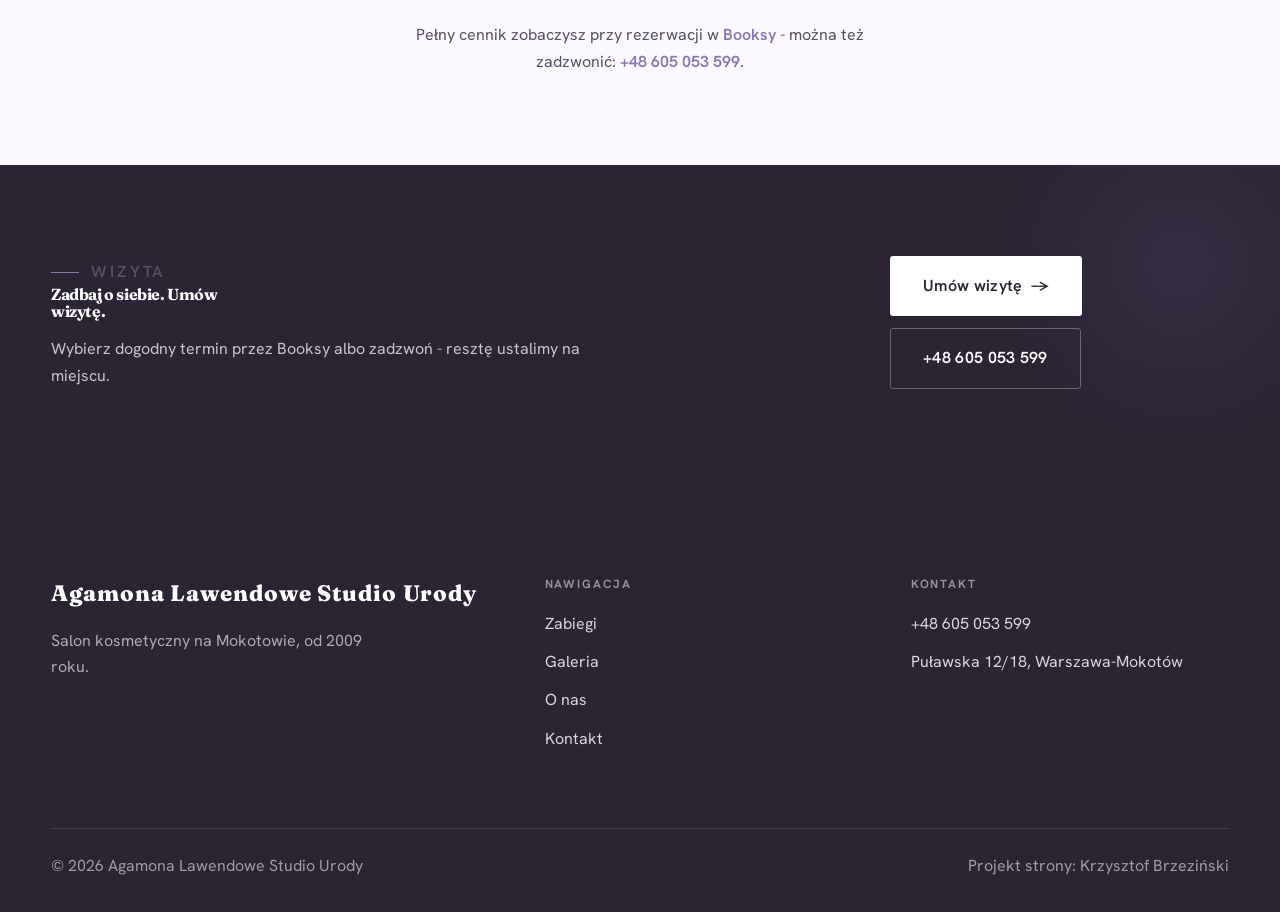
<file: oferta.html>
<!DOCTYPE html>
<html lang="pl">
<head>
<meta charset="UTF-8">
<meta name="viewport" content="width=device-width, initial-scale=1.0">
<title>Zabiegi - Agamona Lawendowe Studio Urody</title>
<meta name="description" content="Manicure, pedicure, stylizacja brwi i rzęs, zabiegi na twarz, depilacja i makijaż permanentny - Agamona Lawendowe Studio Urody, Mokotów, Warszawa.">
<link rel="preconnect" href="https://fonts.googleapis.com">
<link rel="preconnect" href="https://fonts.gstatic.com" crossorigin>
<link href="https://fonts.googleapis.com/css2?family=Fraunces:wght@500;600;700&family=Hanken+Grotesk:wght@400;500;600&display=swap" rel="stylesheet">
<link rel="stylesheet" href="assets/styles.css">
</head>
<body>

<header class="nav">
  <div class="wrap nav-inner">
    <a class="brand" href="index.html"><span class="name">Agamona</span><span class="sub">Lawendowe Studio Urody</span></a>
    <nav class="nav-links">
      <a href="oferta.html" class="active">Zabiegi</a>
      <a href="realizacje.html">Galeria</a>
      <a href="o-nas.html">O nas</a>
      <a href="kontakt.html">Kontakt</a>
      <a href="kontakt.html" class="btn btn-accent">Umów wizytę</a>
    </nav>
    <button class="nav-toggle" aria-label="Menu"><span></span><span></span><span></span></button>
  </div>
</header>

<section class="pagehead pagehead-soft">
  <div class="wrap">
    <figure class="ph-fig reveal"><img src="img/g7.jpg" alt="Kosmetyki z lawendą" loading="lazy"></figure>
    <div class="ph-copy reveal">
      <span class="eyebrow">Zabiegi</span>
      <h1>Co robimy</h1>
      <p>Od manicure po pełną pielęgnację twarzy - zabieg dobieramy do tego, czego akurat potrzebujesz.</p>
    </div>
  </div>
</section>
<section class="menu-sec">
  <div class="wrap">
    <div class="head center reveal">
      <span class="eyebrow">Pełna lista</span>
      <h2>Nasze zabiegi</h2>
    </div>
    <div class="cennik">
      <div class="cennik-row reveal"><div class="cn-name"><h3>Zabiegi na twarz</h3><span class="cn-price">od 130 zł</span></div><div class="cn-desc">Peelingi (migdałowy, glikolowy, salicylowy), mikrodermabrazja diamentowa i inne zabiegi dobrane do potrzeb Twojej skóry.</div></div>
      <div class="cennik-row reveal"><div class="cn-name"><h3>Stylizacja brwi i rzęs</h3></div><div class="cn-desc">Regulacja manualna, henna, laminacja brwi oraz lifting i laminacja rzęs - naturalne, wyraziste spojrzenie.</div></div>
      <div class="cennik-row reveal"><div class="cn-name"><h3>Manicure</h3></div><div class="cn-desc">Manicure klasyczny, hybrydowy i żelowy w pełnej higienie, z bogatą paletą kolorów.</div></div>
      <div class="cennik-row reveal"><div class="cn-name"><h3>Pedicure</h3></div><div class="cn-desc">Pedicure kosmetyczny i hybrydowy - pielęgnacja i estetyka stóp przez cały rok.</div></div>
      <div class="cennik-row reveal"><div class="cn-name"><h3>Depilacja laserowa</h3></div><div class="cn-desc">Usuwanie owłosienia na twarzy, pod pachami, nogach i w okolicach bikini.</div></div>
      <div class="cennik-row reveal"><div class="cn-name"><h3>Depilacja woskiem i pastą cukrową</h3></div><div class="cn-desc">Gładka skóra na dłużej - metody dopasowane do wrażliwości skóry.</div></div>
      <div class="cennik-row reveal"><div class="cn-name"><h3>Makijaż permanentny</h3></div><div class="cn-desc">Trwałe podkreślenie brwi i ust - efekt naturalny, dopasowany do rysów twarzy. Cena ustalana indywidualnie.</div></div>
      <div class="cennik-row reveal"><div class="cn-name"><h3>Przekłuwanie uszu</h3></div><div class="cn-desc">Bezpieczne, higieniczne przekłuwanie uszu sterylną metodą.</div></div>
    </div>
    <p class="menu-note">Pełny cennik zobaczysz przy rezerwacji w <a href="https://booksy.com/pl-pl/19071_agamona-lawendowe-studio-urody_salon-kosmetyczny_3_warszawa" target="_blank" rel="noopener" style="color:var(--accent);font-weight:600">Booksy</a> - można też zadzwonić: <a href="tel:+48605053599" style="color:var(--accent);font-weight:600">+48 605 053 599</a>.</p>
  </div>
</section>
<section class="cta">
  <div class="wrap">
    <div class="reveal">
      <span class="eyebrow">Wizyta</span>
      <h2>Zadbaj o siebie. Umów wizytę.</h2>
      <p>Wybierz dogodny termin przez Booksy albo zadzwoń - resztę ustalimy na miejscu.</p>
    </div>
    <div class="cta-actions reveal">
      <a href="kontakt.html" class="btn btn-light">Umów wizytę <span class="arr">→</span></a>
      <a href="tel:+48605053599" class="btn btn-ghost" style="color:#fff;border-color:rgba(255,255,255,.3)">+48 605 053 599</a>
    </div>
  </div>
</section>

<footer>
  <div class="wrap">
    <div class="foot-grid">
      <div class="foot-brand">
        <div class="name">Agamona Lawendowe Studio Urody</div>
        <p>Salon kosmetyczny na Mokotowie, od 2009 roku.</p>
      </div>
      <div class="foot-col">
        <h4>Nawigacja</h4>
        <a href="oferta.html">Zabiegi</a>
        <a href="realizacje.html">Galeria</a>
        <a href="o-nas.html">O nas</a>
        <a href="kontakt.html">Kontakt</a>
      </div>
      <div class="foot-col">
        <h4>Kontakt</h4>
        <a href="tel:+48605053599">+48 605 053 599</a>
        <p>Puławska 12/18, Warszawa-Mokotów</p>
      </div>
    </div>
    <div class="foot-bot">
      <span>© 2026 Agamona Lawendowe Studio Urody</span>
      <span>Projekt strony: Krzysztof Brzeziński</span>
    </div>
  </div>
</footer>
<div class="sticky-reserve"><a class="sr-book" href="kontakt.html">Umów wizytę</a><a class="sr-call" href="tel:+48605053599" aria-label="Zadzwoń"><svg class="ico-tel" width="16" height="16" viewBox="0 0 24 24" fill="none" aria-hidden="true"><path d="M6.6 10.8a15.5 15.5 0 0 0 6.6 6.6l2.2-2.2a1 1 0 0 1 1-.24 11.4 11.4 0 0 0 3.6.58 1 1 0 0 1 1 1V20a1 1 0 0 1-1 1A17 17 0 0 1 3 4a1 1 0 0 1 1-1h3.5a1 1 0 0 1 1 1c0 1.25.2 2.46.58 3.6a1 1 0 0 1-.25 1l-2.23 2.2Z" fill="currentColor"/></svg></a></div>

<script src="assets/main.js"></script>
</body>
</html>
</file>
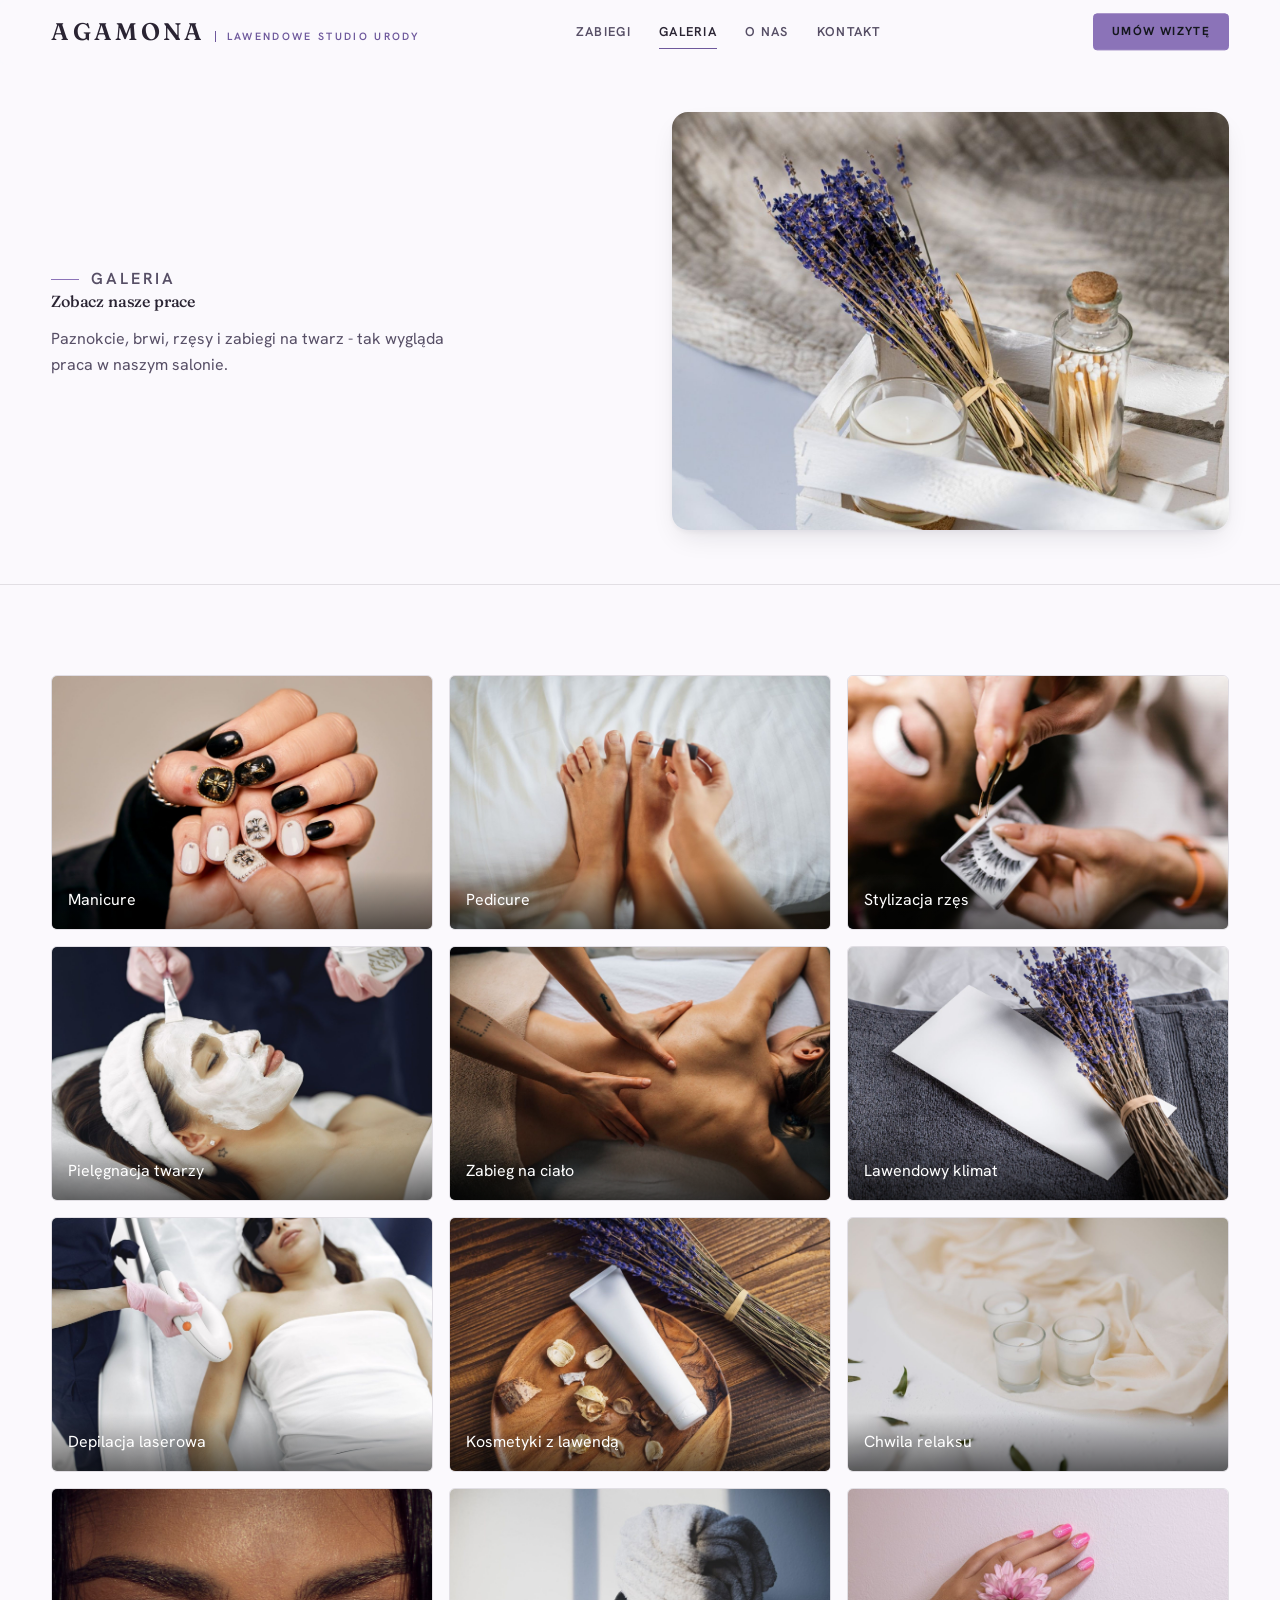
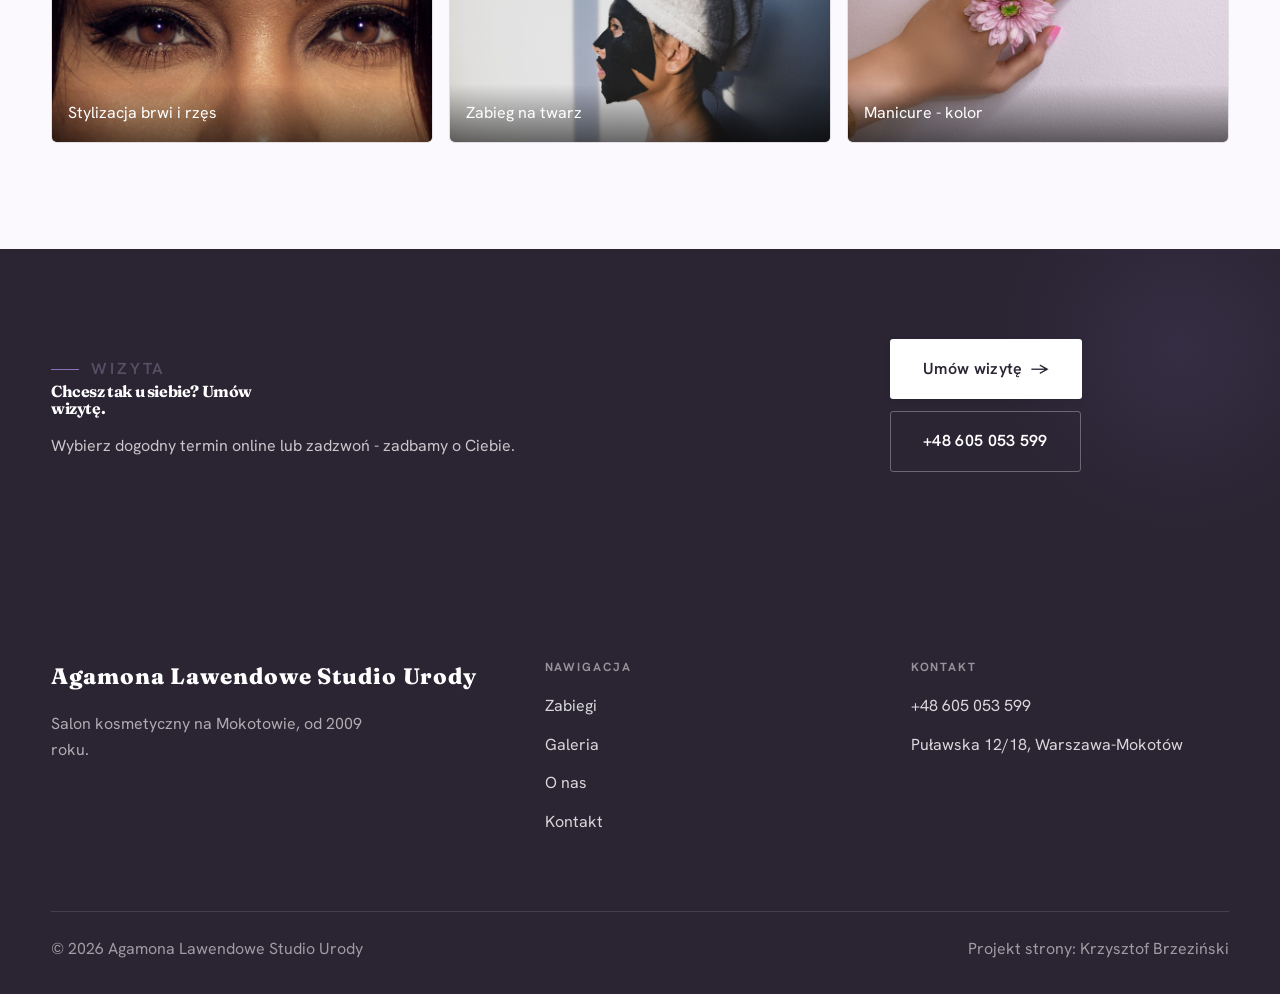
<file: realizacje.html>
<!DOCTYPE html>
<html lang="pl">
<head>
<meta charset="UTF-8">
<meta name="viewport" content="width=device-width, initial-scale=1.0">
<title>Galeria - Agamona Lawendowe Studio Urody</title>
<meta name="description" content="Galeria Agamona Lawendowe Studio Urody: manicure, pedicure, zabiegi na twarz, depilacja laserowa, stylizacja brwi i rzęs.">
<link rel="preconnect" href="https://fonts.googleapis.com">
<link rel="preconnect" href="https://fonts.gstatic.com" crossorigin>
<link href="https://fonts.googleapis.com/css2?family=Fraunces:wght@500;600;700&family=Hanken+Grotesk:wght@400;500;600&display=swap" rel="stylesheet">
<link rel="stylesheet" href="assets/styles.css">
</head>
<body>

<header class="nav">
  <div class="wrap nav-inner">
    <a class="brand" href="index.html"><span class="name">Agamona</span><span class="sub">Lawendowe Studio Urody</span></a>
    <nav class="nav-links">
      <a href="oferta.html">Zabiegi</a>
      <a href="realizacje.html" class="active">Galeria</a>
      <a href="o-nas.html">O nas</a>
      <a href="kontakt.html">Kontakt</a>
      <a href="kontakt.html" class="btn btn-accent">Umów wizytę</a>
    </nav>
    <button class="nav-toggle" aria-label="Menu"><span></span><span></span><span></span></button>
  </div>
</header>

<section class="pagehead pagehead-soft">
  <div class="wrap">
    <figure class="ph-fig reveal"><img src="img/g10.jpg" alt="Lawendowy klimat salonu Agamona" loading="lazy"></figure>
    <div class="ph-copy reveal">
      <span class="eyebrow">Galeria</span>
      <h1>Zobacz nasze prace</h1>
      <p>Paznokcie, brwi, rzęsy i zabiegi na twarz - tak wygląda praca w naszym salonie.</p>
    </div>
  </div>
</section>
<section>
  <div class="wrap">
    <div class="gallery-masonry">
      <figure class="m-tile reveal"><img src="img/g1.jpg" alt="Manicure ze zdobieniami" loading="lazy"><div class="cap">Manicure</div></figure>
      <figure class="m-tile reveal"><img src="img/g2.jpg" alt="Pielęgnacja twarzy" loading="lazy"><div class="cap">Pielęgnacja twarzy</div></figure>
      <figure class="m-tile reveal"><img src="img/g3.jpg" alt="Depilacja laserowa" loading="lazy"><div class="cap">Depilacja laserowa</div></figure>
      <figure class="m-tile reveal"><img src="img/g4.jpg" alt="Stylizacja brwi i rzęs" loading="lazy"><div class="cap">Stylizacja brwi i rzęs</div></figure>
      <figure class="m-tile reveal"><img src="img/g5.jpg" alt="Pedicure" loading="lazy"><div class="cap">Pedicure</div></figure>
      <figure class="m-tile reveal"><img src="img/g6.jpg" alt="Zabieg na ciało" loading="lazy"><div class="cap">Zabieg na ciało</div></figure>
      <figure class="m-tile reveal"><img src="img/g7.jpg" alt="Kosmetyki z lawendą" loading="lazy"><div class="cap">Kosmetyki z lawendą</div></figure>
      <figure class="m-tile reveal"><img src="img/g8.jpg" alt="Maseczka na twarz" loading="lazy"><div class="cap">Zabieg na twarz</div></figure>
      <figure class="m-tile reveal"><img src="img/g9.jpg" alt="Przedłużanie rzęs" loading="lazy"><div class="cap">Stylizacja rzęs</div></figure>
      <figure class="m-tile reveal"><img src="img/g11.jpg" alt="Lawendowy akcent w salonie" loading="lazy"><div class="cap">Lawendowy klimat</div></figure>
      <figure class="m-tile reveal"><img src="img/g12.jpg" alt="Świece w salonie" loading="lazy"><div class="cap">Chwila relaksu</div></figure>
      <figure class="m-tile reveal"><img src="img/g13.jpg" alt="Kolorowy manicure" loading="lazy"><div class="cap">Manicure - kolor</div></figure>
    </div>
  </div>
</section>
<section class="cta">
  <div class="wrap">
    <div class="reveal">
      <span class="eyebrow">Wizyta</span>
      <h2>Chcesz tak u siebie? Umów wizytę.</h2>
      <p>Wybierz dogodny termin online lub zadzwoń - zadbamy o Ciebie.</p>
    </div>
    <div class="cta-actions reveal">
      <a href="kontakt.html" class="btn btn-light">Umów wizytę <span class="arr">→</span></a>
      <a href="tel:+48605053599" class="btn btn-ghost" style="color:#fff;border-color:rgba(255,255,255,.3)">+48 605 053 599</a>
    </div>
  </div>
</section>

<footer>
  <div class="wrap">
    <div class="foot-grid">
      <div class="foot-brand">
        <div class="name">Agamona Lawendowe Studio Urody</div>
        <p>Salon kosmetyczny na Mokotowie, od 2009 roku.</p>
      </div>
      <div class="foot-col">
        <h4>Nawigacja</h4>
        <a href="oferta.html">Zabiegi</a>
        <a href="realizacje.html">Galeria</a>
        <a href="o-nas.html">O nas</a>
        <a href="kontakt.html">Kontakt</a>
      </div>
      <div class="foot-col">
        <h4>Kontakt</h4>
        <a href="tel:+48605053599">+48 605 053 599</a>
        <p>Puławska 12/18, Warszawa-Mokotów</p>
      </div>
    </div>
    <div class="foot-bot">
      <span>© 2026 Agamona Lawendowe Studio Urody</span>
      <span>Projekt strony: Krzysztof Brzeziński</span>
    </div>
  </div>
</footer>
<div class="sticky-reserve"><a class="sr-book" href="kontakt.html">Umów wizytę</a><a class="sr-call" href="tel:+48605053599" aria-label="Zadzwoń"><svg class="ico-tel" width="16" height="16" viewBox="0 0 24 24" fill="none" aria-hidden="true"><path d="M6.6 10.8a15.5 15.5 0 0 0 6.6 6.6l2.2-2.2a1 1 0 0 1 1-.24 11.4 11.4 0 0 0 3.6.58 1 1 0 0 1 1 1V20a1 1 0 0 1-1 1A17 17 0 0 1 3 4a1 1 0 0 1 1-1h3.5a1 1 0 0 1 1 1c0 1.25.2 2.46.58 3.6a1 1 0 0 1-.25 1l-2.23 2.2Z" fill="currentColor"/></svg></a></div>

<script src="assets/main.js"></script>
</body>
</html>
</file>
<file: assets/styles.css>
/* ============================================================
   AGAMONA — Lawendowe Studio Urody (Warszawa-Mokotów)
   Jasna paleta lawendowa. System wg premium-web-craft.
   Projekt strony: Krzysztof Brzeziński
   ============================================================ */

:root{
  /* PALETA — jasna, chłodna, lawendowa */
  --paper:#FBF9FD;          /* główne tło — chłodny porcelanowy lila */
  --paper-2:#EFEAF6;        /* sekcje alternatywne (delikatny lila) */
  --paper-3:#EFEAF6;        /* delikatne wypełnienia */
  --ink:#2A2433;            /* tekst główny — głęboki śliwkowy grafit */
  --ink-soft:#574F66;       /* nagłówki drugorzędne */
  --muted:#8E869B;          /* tekst poboczny */
  --line:rgba(42,36,51,.12);/* hairline */
  --accent:#8B73B8;         /* lawenda — jedyny akcent */
  --accent-d:#6E589C;
  --accent-soft:rgba(139,115,184,.12);
  --dark:#2A2433;           /* sekcje ciemne (stopka/CTA) */

  /* ODSTĘPY — skala 4/8 */
  --space-1:4px; --space-2:8px; --space-3:12px; --space-4:16px; --space-5:24px;
  --space-6:32px; --space-7:48px; --space-8:64px; --space-9:96px; --space-10:128px;

  /* TYPOGRAFIA — fluid clamp() */
  --text-sm:clamp(.82rem,.8rem+.1vw,.9rem);
  --text-base:clamp(1rem,.97rem+.15vw,1.1rem);
  --text-lg:clamp(1.12rem,1.05rem+.3vw,1.3rem);
  --text-h3:clamp(1.2rem,1.1rem+.5vw,1.5rem);
  --text-h2:clamp(1.9rem,1.5rem+1.9vw,2.8rem);
  --text-h1:clamp(2.6rem,1.9rem+3.6vw,4.6rem);

  /* PROMIENIE — architektoniczne, raczej ostre */
  --r-sm:3px; --r-md:6px; --r-lg:10px;

  /* RUCH */
  --ease:cubic-bezier(.25,.46,.45,.94); --dur:.24s;

  /* CIENIE — miękkie, warstwowe */
  --sh-sm:0 1px 2px rgba(16,24,32,.04), 0 2px 8px rgba(16,24,32,.05);
  --sh-md:0 2px 6px rgba(16,24,32,.05), 0 12px 28px -8px rgba(16,24,32,.12);
  --sh-lg:0 6px 14px rgba(16,24,32,.07), 0 26px 56px -18px rgba(16,24,32,.22);

  --hairline:1px solid var(--line);

  --font-display:'Fraunces',serif;
  --font-body:'Hanken Grotesk',sans-serif;
}

*{box-sizing:border-box;margin:0;padding:0}
html{scroll-behavior:smooth}
body{
  font-family:var(--font-body);
  font-size:var(--text-base);
  line-height:1.65;
  color:var(--ink);
  background:var(--paper);
  -webkit-font-smoothing:antialiased;
  text-rendering:optimizeLegibility;
}
img{max-width:100%;display:block}
a{color:inherit;text-decoration:none}

.wrap{width:min(92%,1180px);margin-inline:auto}
section{padding-block:clamp(52px,6.5vw,96px)}

h1,h2,h3{font-family:var(--font-display);font-weight:700;line-height:1.08;letter-spacing:-.02em;color:var(--ink)}
h1{font-size:var(--text-h1);letter-spacing:-.035em}
h2{font-size:var(--text-h2);letter-spacing:-.025em}
h3{font-size:var(--text-h3)}
p{max-width:65ch}

.eyebrow{
  font-family:var(--font-body);
  font-size:var(--text-sm);
  font-weight:600;
  letter-spacing:.18em;
  text-transform:uppercase;
  color:var(--accent);
  display:inline-flex;align-items:center;gap:var(--space-3);
}
.eyebrow::before{content:"";width:28px;height:1px;background:var(--accent);display:inline-block}

.muted{color:var(--muted)}
.lead{font-size:var(--text-lg);line-height:1.55;color:var(--ink-soft);max-width:50ch}

/* ---------- BUTTONS ---------- */
.btn{
  display:inline-flex;align-items:center;gap:var(--space-2);
  font-weight:600;font-size:var(--text-sm);letter-spacing:.02em;
  padding:var(--space-4) var(--space-6);
  border-radius:var(--r-sm);
  transition:transform var(--dur) var(--ease),box-shadow var(--dur) var(--ease),background var(--dur) var(--ease);
  cursor:pointer;border:1px solid transparent;
}
.btn-accent{background:var(--accent);color:#fff;box-shadow:var(--sh-sm)}
.btn-accent:hover{background:var(--accent-d);transform:translateY(-2px);box-shadow:var(--sh-md)}
.btn-accent:active{transform:translateY(0);box-shadow:var(--sh-sm)}
.btn-ghost{background:transparent;color:var(--ink);border-color:var(--line)}
.btn-ghost:hover{border-color:var(--accent);color:var(--accent);transform:translateY(-2px)}
.btn-light{background:#fff;color:var(--ink);box-shadow:var(--sh-sm)}
.btn-light:hover{transform:translateY(-2px);box-shadow:var(--sh-md)}
.btn .arr{transition:transform var(--dur) var(--ease)}
.btn:hover .arr{transform:translateX(4px)}

/* ---------- NAV ---------- */
.nav{
  position:sticky;top:0;z-index:50;
  background:color-mix(in srgb,var(--paper) 88%,transparent);
  backdrop-filter:saturate(140%) blur(10px);
  border-bottom:var(--hairline);
}
.nav-inner{display:flex;align-items:center;justify-content:space-between;height:72px}
.brand{display:flex;flex-direction:column;line-height:1}
.brand .name{font-family:var(--font-display);font-weight:800;font-size:1.35rem;letter-spacing:.04em}
.brand .sub{font-size:.62rem;letter-spacing:.34em;text-transform:uppercase;color:var(--muted);margin-top:5px}
.nav-links{display:flex;align-items:center;gap:var(--space-6)}
.nav-links a{font-size:var(--text-sm);font-weight:500;color:var(--ink-soft);position:relative;padding-block:4px;transition:color var(--dur) var(--ease)}
.nav-links a::after{content:"";position:absolute;left:0;bottom:0;width:0;height:1.5px;background:var(--accent);transition:width var(--dur) var(--ease)}
.nav-links a:hover,.nav-links a.active{color:var(--ink)}
.nav-links a:hover::after,.nav-links a.active::after{width:100%}
.nav-links .btn{padding:var(--space-2) var(--space-5)}
/* przyciski w nav: właściwy kolor (przebij .nav-links a) + bez podkreślenia */
.nav-links a.btn-accent{color:#fff}
.nav-links a.btn-ghost,.nav-links a.btn-light{color:var(--ink)}
.nav-links a.btn::after{display:none}
.nav-toggle{display:none;background:none;border:none;cursor:pointer;flex-direction:column;gap:5px;padding:8px}
.nav-toggle span{width:24px;height:2px;background:var(--ink);transition:var(--dur)}

/* ---------- HERO (split) ---------- */
.hero{position:relative;overflow:hidden;border-bottom:var(--hairline)}
.hero-grid{display:grid;grid-template-columns:1.05fr .95fr;gap:clamp(24px,4vw,60px);align-items:center;
  padding-block:clamp(36px,4.5vw,64px)}
.hero-copy .eyebrow{margin-bottom:var(--space-5)}
.hero-copy h1{margin-bottom:var(--space-5)}
.hero-copy .lead{margin-bottom:var(--space-7)}
.hero-actions{display:flex;flex-wrap:wrap;gap:var(--space-4)}
.hero-art{position:relative;aspect-ratio:4/3;border-radius:var(--r-lg);overflow:hidden;box-shadow:var(--sh-lg)}
.hero-art img{width:100%;height:100%;object-fit:cover}
.hero-art::after{content:"";position:absolute;inset:0;background:linear-gradient(180deg,transparent 55%,rgba(18,24,28,.28))}
.hero-badge{position:absolute;left:var(--space-5);bottom:var(--space-5);z-index:2;
  background:rgba(252,252,251,.94);backdrop-filter:blur(4px);
  border-radius:var(--r-md);padding:var(--space-4) var(--space-5);box-shadow:var(--sh-md);max-width:78%}
.hero-badge strong{display:block;font-family:var(--font-display);font-size:1rem;letter-spacing:-.01em}
.hero-badge span{font-size:var(--text-sm);color:var(--muted)}

/* ---------- HERO duży / kinowy (strona główna) ---------- */
.hero-cine{position:relative;min-height:clamp(560px,82vh,840px);min-height:clamp(560px,82svh,840px);display:flex;align-items:center;overflow:hidden;border-bottom:var(--hairline)}
.hero-cine>img{position:absolute;inset:0;width:100%;height:100%;object-fit:cover;z-index:0}
.hero-cine::after{content:"";position:absolute;inset:0;z-index:1;
  background:linear-gradient(95deg,rgba(13,18,23,.86) 0%,rgba(13,18,23,.64) 32%,rgba(13,18,23,.24) 62%,rgba(13,18,23,.04) 100%)}
.hero-cine .wrap{position:relative;z-index:2;padding-block:var(--space-8)}
.hero-cine .hero-copy{max-width:660px}
.hero-cine .eyebrow{color:#fff;margin-bottom:var(--space-5)}
.hero-cine .eyebrow::before{background:#fff}
.hero-cine h1{color:#fff;margin-bottom:var(--space-5);font-size:clamp(2.9rem,2rem+4.4vw,5.2rem)}
.hero-cine .lead{color:rgba(255,255,255,.92);max-width:48ch;margin-bottom:var(--space-7)}
.hero-cine .hero-actions{display:flex;flex-wrap:wrap;gap:var(--space-4)}
@media(max-width:680px){
  .hero-cine{min-height:clamp(520px,76vh,640px);min-height:clamp(520px,76svh,640px);align-items:flex-end}
  .hero-cine::after{background:linear-gradient(0deg,rgba(13,18,23,.9) 6%,rgba(13,18,23,.45) 55%,rgba(13,18,23,.25) 100%)}
  .hero-cine .wrap{padding-bottom:var(--space-9)}
}

/* full-bleed hero variant (podstrony) */
.pagehead{position:relative;min-height:46vh;min-height:46svh;display:flex;align-items:flex-end;overflow:hidden;border-bottom:var(--hairline)}
.pagehead img{position:absolute;inset:0;width:100%;height:100%;object-fit:cover}
.pagehead::after{content:"";position:absolute;inset:0;background:linear-gradient(180deg,rgba(18,24,28,.25),rgba(18,24,28,.62))}
.pagehead .wrap{position:relative;z-index:2;padding-block:var(--space-9);color:#fff}
.pagehead h1{color:#fff;max-width:18ch}
.pagehead .eyebrow{color:#fff}
.pagehead .eyebrow::before{background:#fff}
.pagehead p{color:rgba(255,255,255,.86);margin-top:var(--space-4);max-width:54ch}

/* ---------- STRIP (pasek skrótów / liczby) ---------- */
.strip{background:var(--dark);color:#fff}
.strip .wrap{display:grid;grid-template-columns:repeat(4,1fr);gap:var(--space-6);padding-block:var(--space-8)}
.strip .item .k{font-family:var(--font-display);font-size:clamp(1.6rem,1.2rem+1.4vw,2.4rem);font-weight:800;letter-spacing:-.02em;color:#fff}
.strip .item .v{font-size:var(--text-sm);color:rgba(255,255,255,.66);margin-top:var(--space-2);line-height:1.45}
.strip .item{border-left:2px solid var(--accent);padding-left:var(--space-5)}

/* ---------- SECTION HEAD ---------- */
.head{max-width:48rem;margin-bottom:var(--space-8)}
.head.center{margin-inline:auto;text-align:center}
.head .eyebrow{margin-bottom:var(--space-4)}
.head h2{margin-bottom:var(--space-4)}
.head p{color:var(--muted);font-size:var(--text-lg);line-height:1.55}
.head.center p{margin-inline:auto}

/* ---------- INTRO SPLIT ---------- */
.split{display:grid;grid-template-columns:.92fr 1.08fr;gap:clamp(28px,5vw,80px);align-items:center}
.split.rev{grid-template-columns:1.08fr .92fr}
.split.rev .split-art{order:-1}
.split-art{position:relative;aspect-ratio:5/4;border-radius:var(--r-lg);overflow:hidden;box-shadow:var(--sh-lg)}
.split-art img{width:100%;height:100%;object-fit:cover}
.split-copy h2{margin-bottom:var(--space-5)}
.split-copy p+p{margin-top:var(--space-4)}
.split-copy .btn{margin-top:var(--space-6)}

/* ---------- SERVICES (zakres) ---------- */
.svc-grid{display:grid;grid-template-columns:repeat(auto-fit,minmax(280px,1fr));gap:var(--space-5)}
.svc{background:#fff;border:var(--hairline);border-radius:var(--r-md);padding:var(--space-7) var(--space-6);
  transition:transform var(--dur) var(--ease),box-shadow var(--dur) var(--ease),border-color var(--dur) var(--ease);
  position:relative;overflow:hidden}
.svc::before{content:"";position:absolute;left:0;top:0;width:3px;height:0;background:var(--accent);transition:height var(--dur) var(--ease)}
.svc:hover{transform:translateY(-4px);box-shadow:var(--sh-md);border-color:transparent}
.svc:hover::before{height:100%}
.svc .ic{font-family:var(--font-display);font-size:.8rem;font-weight:700;letter-spacing:.12em;color:var(--accent);margin-bottom:var(--space-4)}
.svc h3{margin-bottom:var(--space-3);font-size:1.22rem}
.svc p{color:var(--muted);font-size:var(--text-base);line-height:1.6}

/* big detailed service rows */
.svc-row{display:grid;grid-template-columns:.8fr 1.2fr;gap:clamp(20px,4vw,60px);align-items:center;padding-block:var(--space-8)}
.svc-row+.svc-row{border-top:var(--hairline)}
.svc-row.rev{grid-template-columns:1.2fr .8fr}
.svc-row.rev .svc-row-art{order:-1}
.svc-row-art{aspect-ratio:4/3;border-radius:var(--r-md);overflow:hidden;box-shadow:var(--sh-md)}
.svc-row-art img{width:100%;height:100%;object-fit:cover}
.svc-row h3{font-size:1.5rem;margin-bottom:var(--space-4)}
.svc-row .num{font-family:var(--font-display);font-size:.85rem;font-weight:700;letter-spacing:.14em;color:var(--accent);display:block;margin-bottom:var(--space-3)}
.svc-row ul{list-style:none;margin-top:var(--space-4);display:flex;flex-direction:column;gap:var(--space-2)}
.svc-row li{position:relative;padding-left:var(--space-5);color:var(--muted);font-size:var(--text-base)}
.svc-row li::before{content:"";position:absolute;left:0;top:.62em;width:8px;height:1px;background:var(--accent)}

/* ---------- GALLERY (realizacje) ---------- */
.gallery{display:grid;grid-template-columns:repeat(12,1fr);gap:var(--space-4);grid-auto-rows:200px}
/* GALERIA MASONRY — pionowe zdjęcia (portrety beauty/wellness) bez przycinania: kolumny, height auto */
.gallery-masonry{column-count:3;column-gap:var(--space-4)}
@media(max-width:900px){.gallery-masonry{column-count:2}}
@media(max-width:560px){.gallery-masonry{column-count:1}}
.gallery-masonry .m-tile{break-inside:avoid;margin:0 0 var(--space-4);padding:0;position:relative;overflow:hidden;border-radius:var(--r-md);border:1px solid var(--line)}
.gallery-masonry .m-tile img{width:100%;height:auto;display:block}
.gallery-masonry .m-tile .cap{position:absolute;left:0;right:0;bottom:0;padding:var(--space-4);color:#fff;background:linear-gradient(0deg,rgba(0,0,0,.55),transparent);font-size:var(--text-sm)}
.tile{position:relative;overflow:hidden;border-radius:var(--r-md);box-shadow:var(--sh-sm);
  transition:transform var(--dur) var(--ease),box-shadow var(--dur) var(--ease)}
.tile img{width:100%;height:100%;object-fit:cover;transition:transform .6s var(--ease)}
.tile:hover{box-shadow:var(--sh-md)}
.tile:hover img{transform:scale(1.05)}
.tile .cap{position:absolute;left:0;right:0;bottom:0;padding:var(--space-5) var(--space-4) var(--space-4);
  background:linear-gradient(transparent,rgba(18,24,28,.78));color:#fff;
  font-size:var(--text-sm);font-weight:600;letter-spacing:.01em;
  opacity:0;transform:translateY(8px);transition:var(--dur) var(--ease)}
.tile:hover .cap{opacity:1;transform:translateY(0)}
.tile .cap small{display:block;font-weight:400;opacity:.78;letter-spacing:.04em;text-transform:uppercase;font-size:.66rem;margin-top:3px}
/* bento spans */
.t-wide{grid-column:span 6}
.t-tall{grid-column:span 6;grid-row:span 2}
.t-std{grid-column:span 6}
.t-third{grid-column:span 4}
.t-two3{grid-column:span 8}

/* ---------- TRUST / WIARYGODNOŚĆ ---------- */
.trust{background:var(--paper-2)}
.trust-grid{display:grid;grid-template-columns:repeat(auto-fit,minmax(240px,1fr));gap:var(--space-5);margin-top:var(--space-7)}
.trust-card{background:#fff;border-radius:var(--r-md);padding:var(--space-7) var(--space-6);box-shadow:var(--sh-sm);border-top:3px solid var(--accent)}
.trust-card .big{font-family:var(--font-display);font-size:clamp(1.8rem,1.3rem+1.6vw,2.6rem);font-weight:800;letter-spacing:-.02em;color:var(--ink);line-height:1}
.trust-card h3{font-size:1.12rem;margin:var(--space-3) 0 var(--space-2)}
.trust-card p{color:var(--muted);font-size:var(--text-base);line-height:1.55}

/* ---------- CTA band ---------- */
.cta{background:var(--dark);color:#fff;position:relative;overflow:hidden}
.cta .wrap{display:grid;grid-template-columns:1.4fr .6fr;gap:var(--space-7);align-items:center;position:relative;z-index:2}
.cta h2{color:#fff;max-width:20ch}
.cta p{color:rgba(255,255,255,.74);margin-top:var(--space-4)}
.cta-actions{display:flex;flex-direction:column;gap:var(--space-3);align-items:flex-start}
.cta::before{content:"";position:absolute;right:-80px;top:-80px;width:360px;height:360px;border-radius:50%;
  background:radial-gradient(circle,var(--accent-soft),transparent 70%)}

/* ---------- CONTACT ---------- */
.contact-grid{display:grid;grid-template-columns:.85fr 1.15fr;gap:clamp(28px,4vw,56px);align-items:start}
.info-list{display:flex;flex-direction:column;gap:var(--space-2)}
.info-row{display:flex;gap:var(--space-4);align-items:flex-start;padding-block:var(--space-4);border-bottom:var(--hairline)}
.info-row .ic{flex:none;width:42px;height:42px;display:grid;place-items:center;border-radius:50%;
  background:var(--accent-soft);color:var(--accent);font-size:1.05rem}
.info-row .lbl{font-size:.72rem;letter-spacing:.14em;text-transform:uppercase;color:var(--muted)}
.info-row .val{font-weight:600;font-size:var(--text-base);margin-top:2px}
.info-row a.val:hover{color:var(--accent)}
.map{border:none;border-radius:var(--r-lg);box-shadow:var(--sh-md);width:100%;height:100%;min-height:380px;filter:grayscale(.2) contrast(1.02)}
.form{background:#fff;border:var(--hairline);border-radius:var(--r-lg);padding:clamp(24px,3vw,40px);box-shadow:var(--sh-sm)}
.form .fld{margin-bottom:var(--space-5)}
.form label{display:block;font-size:var(--text-sm);font-weight:600;margin-bottom:var(--space-2)}
.form input,.form textarea{width:100%;font-family:inherit;font-size:var(--text-base);color:var(--ink);
  padding:var(--space-4);border:var(--hairline);border-radius:var(--r-sm);background:var(--paper);transition:border-color var(--dur)}
.form input:focus,.form textarea:focus{outline:none;border-color:var(--accent);background:#fff}
.form textarea{resize:vertical;min-height:120px}
.form .note{font-size:var(--text-sm);color:var(--muted);margin-top:var(--space-3)}

/* ---------- FOOTER ---------- */
footer{background:var(--dark);color:#fff;padding-block:var(--space-9) var(--space-6)}
.foot-grid{display:grid;grid-template-columns:1.4fr 1fr 1fr;gap:var(--space-7);margin-bottom:var(--space-8)}
.foot-brand .name{font-family:var(--font-display);font-weight:800;font-size:1.4rem;letter-spacing:.04em}
.foot-brand p{color:rgba(255,255,255,.62);margin-top:var(--space-4);font-size:var(--text-base);max-width:38ch}
.foot-col h4{font-size:.74rem;letter-spacing:.16em;text-transform:uppercase;color:rgba(255,255,255,.5);margin-bottom:var(--space-4)}
.foot-col a,.foot-col p{display:block;color:rgba(255,255,255,.82);font-size:var(--text-base);margin-bottom:var(--space-3)}
.foot-col a:hover{color:#fff}
.foot-bot{border-top:1px solid rgba(255,255,255,.12);padding-top:var(--space-5);display:flex;justify-content:space-between;flex-wrap:wrap;gap:var(--space-3);
  font-size:var(--text-sm);color:rgba(255,255,255,.55)}
.foot-bot a:hover{color:#fff}

/* ---------- REVEAL ---------- */
.reveal{opacity:0;transform:translateY(22px);transition:opacity .6s var(--ease),transform .6s var(--ease)}
.reveal.in{opacity:1;transform:none}

/* ---------- RESPONSIVE ---------- */
@media(max-width:920px){
  .hero-grid,.split,.split.rev,.svc-row,.svc-row.rev,.cta .wrap,.contact-grid,.foot-grid{grid-template-columns:1fr}
  .split.rev .split-art,.svc-row.rev .svc-row-art{order:0}
  .hero-art{aspect-ratio:16/10;max-height:420px}
  .strip .wrap{grid-template-columns:repeat(2,1fr);gap:var(--space-7)}
  .gallery{grid-auto-rows:180px}
  .t-wide,.t-tall,.t-std,.t-third,.t-two3{grid-column:span 6}
  .t-tall{grid-row:span 1}
  .cta-actions{flex-direction:row;flex-wrap:wrap}
  .foot-grid{gap:var(--space-6)}
}
@media(max-width:680px){
  .nav-links{position:fixed;inset:72px 0 auto 0;background:var(--paper);flex-direction:column;align-items:stretch;
    gap:0;padding:var(--space-4) 6%;border-bottom:var(--hairline);box-shadow:var(--sh-md);
    transform:translateY(-120%);transition:transform var(--dur) var(--ease)}
  .nav-links.open{transform:translateY(0)}
  .nav-links a{padding-block:var(--space-4);border-bottom:var(--hairline)}
  .nav-links .btn{margin-top:var(--space-3);justify-content:center}
  .nav-toggle{display:flex}
  .strip .wrap{grid-template-columns:1fr}
  .gallery{grid-template-columns:repeat(6,1fr)}
  .foot-grid{grid-template-columns:1fr}
}
@media(prefers-reduced-motion:reduce){
  *{animation-duration:.01ms!important;transition:none!important}
  .reveal{opacity:1!important;transform:none!important}
  html{scroll-behavior:auto}
}

/* ============================================================
   PREMIUM LAYER — destylat deep-researchu branż (anty-AI, spokój).
   Zmienne STOLBASZ (--accent/--ink/--paper/--line/--dark). Ruch ledwo
   zauważalny, krzywa cubic-bezier(.16,.84,.44,1); prefers-reduced-motion
   pokryte blanketem wyżej. Karty hairline zamiast cieni = #1 sygnał „nie-AI".
   ============================================================ */

/* więcej oddechu między sekcjami (liderzy: 110-130px) */
section{padding-block:clamp(64px,8vw,128px)}

/* 1) Aksamitny reveal — dłuższa, miękka krzywa zamiast „skoku" */
.reveal{transition:opacity .9s cubic-bezier(.16,.84,.44,1),transform .9s cubic-bezier(.16,.84,.44,1);will-change:opacity,transform}
/* stagger TYLKO w galerii (tam pozycja = porządek dzieci) */
.gallery .reveal:nth-child(2){transition-delay:.07s}
.gallery .reveal:nth-child(3){transition-delay:.14s}
.gallery .reveal:nth-child(4){transition-delay:.21s}
.gallery .reveal:nth-child(5){transition-delay:.28s}
.gallery .reveal:nth-child(6){transition-delay:.35s}

/* 2) Hero STATYCZNY na .hero-cine — Ken Burns CAŁKIEM WYŁĄCZONY 26.06 (3. zgłoszenie Szymona).
   GENEZA: animowanie scale na <img> hero z teksturami (cegły/framugi) re-samplinguje obraz
   klatka po klatce → na części ekranów drobne drganie/shimmer = „heroshot się trzęsie".
   translateY usunięto wcześniej, scale-only + will-change/GPU NIE wystarczyły do GWARANCJI gładkości.
   Krzysztof zażądał pewności („make sure, że błąd się nie pojawi") > efekt. Zero animacji = 0% drgania.
   Delikatny zoom zostaje TYLKO w pełnoekranowych hero gastro/studio (hg-bg/hs-bg — tło, inny
   mechanizm, chwalone, nigdy nie zgłaszane). NIE wracać do KB na .hero-cine bez realnego testu
   na sprzęcie klienta — to ryzyko regresji „trzęsienia”. */
/* BEZPIECZNY "wow" na hero = jednorazowy FADE-IN (opacity), nie zoom.
   opacity nie dotyka bitmapy → gładkie na KAŻDYM zdjęciu/ekranie/GPU, zero ryzyka migotania.
   Geometryczny ruch (scale/translate) na .hero-cine jest ZAKAZANY (bramka pilnuje). */
@keyframes heroFade{from{opacity:0}to{opacity:1}}
.hero-cine>img{transform:none;animation:heroFade 1.1s ease-out both}

/* 3) Akcentowy hairline pod nagłówkiem sekcji, który „rysuje się" przy wejściu */
.head h2{position:relative;padding-bottom:18px}
.head h2::after{content:"";position:absolute;left:0;bottom:0;height:1px;width:0;background:var(--accent);transition:width 1s cubic-bezier(.16,.84,.44,1) .15s}
.head.center h2::after{left:50%;transform:translateX(-50%)}
.head.reveal.in h2::after,.head.center.reveal.in h2::after{width:54px}

/* 4) Karty HAIRLINE zamiast cieni/zaokrągleń (najmocniejszy anty-AI detal) */
.svc{background:transparent;border:1px solid var(--line);border-radius:var(--r-sm);box-shadow:none}
.svc:hover{box-shadow:none;border-color:var(--accent);transform:translateY(-3px)}
.trust-card{background:transparent;box-shadow:none;border:1px solid var(--line);border-top:2px solid var(--accent);border-radius:var(--r-sm)}
.tile{box-shadow:none;border-radius:var(--r-sm)}
.tile:hover{box-shadow:none}

/* 5) Sticky-nav kondensuje się po przewinięciu (sygnał dopracowania) */
.nav{transition:box-shadow .4s ease,background .4s ease}
.nav.is-stuck{box-shadow:0 1px 0 var(--line),0 14px 30px -24px rgba(0,0,0,.45)}
.nav-inner{transition:height .35s var(--ease)}
.nav.is-stuck .nav-inner{height:60px}

/* 6) MANIFESTO — pełnoekranowy cytat-bohater (zastępuje generyczne „Dlaczego my") */
.manifesto{background:var(--paper-2);text-align:center}
.manifesto .wrap{max-width:60rem}
.manifesto p{font-family:var(--font-display);font-style:italic;font-size:clamp(1.6rem,1rem+2.4vw,2.8rem);line-height:1.32;color:var(--ink-soft);margin-inline:auto;max-width:26ch;position:relative;padding-top:var(--space-8)}
.manifesto p::before{content:"";position:absolute;top:0;left:50%;transform:translateX(-50%);width:54px;height:1px;background:var(--accent)}
.manifesto p span{color:var(--accent);font-style:italic}

/* 7) GATEWAYS — 3 duże bramy-zdjęcia (zamiast paska menu usług) */
.gateways{display:grid;grid-template-columns:repeat(3,1fr);gap:var(--space-4)}
.gateway{position:relative;aspect-ratio:3/4;overflow:hidden;border-radius:var(--r-sm);display:block}
.gateway img{width:100%;height:100%;object-fit:cover;transition:transform .8s var(--ease),filter .5s var(--ease)}
.gateway::after{content:"";position:absolute;inset:0;background:linear-gradient(180deg,transparent 38%,rgba(18,24,28,.74))}
.gateway:hover img{transform:scale(1.05);filter:brightness(1.05)}
.gateway .g-ttl{position:absolute;left:0;right:0;bottom:0;z-index:2;padding:var(--space-6) var(--space-5);color:#fff;font-family:var(--font-display);font-size:1.45rem;letter-spacing:-.01em;line-height:1.15}
.gateway .g-ttl small{display:block;font-family:var(--font-body);font-size:var(--text-sm);font-weight:400;opacity:.82;letter-spacing:.03em;margin-top:5px}
@media(max-width:760px){.gateways{grid-template-columns:1fr}.gateway{aspect-ratio:16/10}}

/* 8) LOGO klienta w nagłówku (gdy podane --logo) */
.brand-logo{height:40px;width:auto;max-width:220px;object-fit:contain;display:block}
.nav.is-stuck .brand-logo{height:34px}
@media(max-width:680px){.brand-logo{height:32px}}

/* === rodzina: wellness === */
/* ============================================================
   RODZINA: WELLNESS (beauty / spa / head spa / masaż / kosmetologia)
   Doklejane NA WIERZCH base.css. Skin beauty (Fraunces + śliwka) lub spa (Marcellus + złoto).
   Filozofia: ATMOSFERA + ZADBANIE O SIEBIE + "Umów wizytę". Miękko, zmysłowo, spokojnie.
   Tokeny TYLKO istniejące. Ceny/zabiegi/specjaliści/before-after tylko realne.
   ============================================================ */

/* --- Miększe, eleganckie karty --- */
.svc,.trust-card,.tile,.gateway,.split-art,.svc-row-art{border-radius:var(--r-lg)}

/* --- CENNIK / ZABIEGI (kategorie; ceny tylko gdy realne) - reuzyte z gastro --- */
.menu-sec{background:var(--paper-2)}
.menu-cats{display:grid;grid-template-columns:repeat(2,1fr);gap:var(--space-7) var(--space-8);max-width:62rem;margin:0 auto}
.menu-cat{border-top:1px solid var(--accent);padding-top:var(--space-4)}
.menu-cat h3{font-family:var(--font-display);font-size:1.35rem;letter-spacing:.01em;margin-bottom:var(--space-3)}
.menu-cat p{color:var(--muted);font-size:var(--text-base);line-height:1.65}
.menu-note{text-align:center;color:var(--muted);font-size:var(--text-sm);margin-top:var(--space-8);max-width:52ch;margin-inline:auto}
@media(max-width:760px){.menu-cats{grid-template-columns:1fr;gap:var(--space-6)}}

/* --- ZESPÓŁ / SPECJALISTKI (renderowane TYLKO z realnych danych) - reuzyte z kliniki --- */
.zespol-grid{display:grid;grid-template-columns:repeat(auto-fit,minmax(15rem,1fr));gap:var(--space-6)}
.doc{margin:0;background:var(--paper);border:1px solid var(--line);border-radius:var(--r-lg);overflow:hidden;
  transition:transform .3s var(--ease),box-shadow .3s var(--ease)}
.doc:hover{transform:translateY(-5px);box-shadow:var(--sh-md)}
.doc-photo{aspect-ratio:4/5;overflow:hidden;background:var(--paper-2)}
.doc-photo img{width:100%;height:100%;object-fit:cover;transition:transform .6s var(--ease)}
.doc:hover .doc-photo img{transform:scale(1.04)}
.doc figcaption{padding:var(--space-5)}
.doc-role{display:inline-block;font-size:.72rem;font-weight:700;letter-spacing:.14em;text-transform:uppercase;
  color:var(--accent);margin-bottom:var(--space-2)}
.doc-name{font-family:var(--font-display);font-size:1.15rem;margin-bottom:var(--space-2);line-height:1.2}
.doc-bio{color:var(--muted);font-size:var(--text-sm);line-height:1.55}

/* --- STICKY "Umów wizytę" (mobile) --- */
.sticky-reserve{display:none}
@media(max-width:820px){
  .sticky-reserve{display:flex;position:fixed;left:0;right:0;bottom:0;z-index:90;
    background:var(--line);box-shadow:0 -6px 20px -10px rgba(0,0,0,.4)}
  .sticky-reserve a{padding:15px 8px;text-align:center;font-weight:700;font-size:.95rem;letter-spacing:.01em}
  .sr-book{flex:1;background:var(--accent);color:#fff}
  .sr-call{width:60px;background:var(--paper);color:var(--ink);font-size:1.15rem;border-left:1px solid var(--line)}
  body{padding-bottom:56px}
}

/* ============================================================
   FAZA 3 - OSOBNY UKŁAD WELLNESS (research wf_840d7930 + krytyka z policzonym WCAG). Doklejane na wierzch.
   Tożsamość: SPOKÓJ / ODDECH / ZMYSŁOWOŚĆ - jasno, miękko, editorialowo. Przeciwieństwo techniki DOM i dramatu AUTO.
   ============================================================ */

/* --- P0 KONTRAST (krytyka policzyła WCAG na skórkach): naprawy, bo predeploy NIE testuje kontrastu --- */
/* CTA na akcencie: spa złoto #B0894B + biel = 3.22 FAIL -> tło accent-d (ciemniejsze) = PASS */
.btn-accent{background:var(--accent-d);border-color:var(--accent-d);color:#fff}
.btn-accent:hover{background:var(--accent);border-color:var(--accent);color:#fff}
.sticky-reserve .sr-book{background:var(--accent-d);color:#fff}
/* eyebrow TEKST = ink-soft (akcent jako tekst na cream pada 2.5-2.9); kreska ::before zostaje akcentowa (dekoracja) */
.eyebrow{color:var(--ink-soft)}
.eyebrow::before{background:var(--accent)}
/* opisy mutedem na paper-2 padają (2.8-2.9) -> ink-soft */
.menu-cat p,.menu-note,.doc-bio,.cn-desc,.ryt-copy p{color:var(--ink-soft)}

/* --- Miękkie krzywizny: cap 16px (nie 22 = "karta z apki"); delikatny hover (bez ostrego lift) --- */
.svc,.trust-card,.tile,.gateway,.split-art,.svc-row-art,.doc,.hs-fig,.ph-fig{border-radius:16px}
.doc:hover{transform:translateY(-3px);box-shadow:var(--sh-sm)}
section{padding-block:clamp(74px,10vh,124px)}   /* nieco więcej oddechu niż reszta rodzin */

/* (NAV usunięty - generuje go silnik multipage.py: _nav_css + sekcja "NAV NOBU (silnik): wellness") */

/* === HERO WELLNESS: editorial SPLIT na bieli, zdjęcie OPRAWIONE (offset passe-partout), STATYCZNE (bez Ken Burns) === */
.hero-spa{position:relative;background:var(--paper);padding-top:clamp(6.5rem,12vh,9rem);padding-bottom:clamp(3rem,8vh,6rem)}
.hero-spa .wrap{display:grid;grid-template-columns:1.05fr 1fr;gap:clamp(2rem,5vw,5rem);align-items:center}
.hs-copy{max-width:46ch}
.hs-claim{font-family:var(--font-display);font-weight:500;line-height:1.06;letter-spacing:-.005em;
  font-size:clamp(2.3rem,1.7rem+3vw,3.9rem);color:var(--ink);margin:var(--space-4) 0 var(--space-5)}
.hs-lead{color:var(--ink-soft);font-size:var(--text-lg);line-height:1.6;max-width:44ch;margin-bottom:var(--space-7)}
.hs-cta{border-radius:999px}
.hs-rating{margin-top:var(--space-5);color:var(--ink-soft);font-weight:600;letter-spacing:.01em;font-size:var(--text-sm)}
.hs-fig{position:relative;aspect-ratio:4/5;border-radius:16px;overflow:hidden;box-shadow:var(--sh-lg);isolation:isolate}
.hs-fig img{width:100%;height:100%;object-fit:cover;display:block}   /* hero = EAGER (bez lazy), STATYCZNE - bez animacji scale */
.hs-fig::after{content:"";position:absolute;inset:0;border:1px solid rgba(255,255,255,.5);border-radius:16px;pointer-events:none} /* delikatne passe-partout wewnątrz */
.hero-spa::before{content:"";position:absolute;right:clamp(1rem,4vw,3rem);top:clamp(5.5rem,11vh,8rem);bottom:clamp(2.5rem,7vh,5rem);
  width:min(38%,30rem);border:1px solid color-mix(in srgb,var(--accent) 40%,transparent);border-radius:16px;transform:translate(14px,14px);z-index:0;pointer-events:none} /* offsetowa ramka „matted print" za zdjęciem - sygnatura, nie zwykły split */
.hero-spa .wrap{position:relative;z-index:1}
@media(max-width:860px){
  .hero-spa .wrap{grid-template-columns:1fr;gap:var(--space-7)}
  .hs-fig{aspect-ratio:5/4;order:-1}
  .hero-spa::before{display:none}                /* offset-ramka tylko desktop (anty horizontal-scroll na mobile) */
}

/* === RYTUAŁ: naprzemienne editorialowe wiersze (zdjęcie + duży serif-numerał), hairline między - WŁASNY układ === */
.ryt-list{margin-top:var(--space-8);display:flex;flex-direction:column}
.ryt-row{display:grid;grid-template-columns:1fr 1fr;gap:clamp(1.6rem,4vw,4rem);align-items:center;
  padding-block:clamp(2rem,4vh,3.2rem);border-top:1px solid var(--line)}
.ryt-row:last-child{border-bottom:1px solid var(--line)}
.ryt-row:nth-child(even) .ryt-fig{order:2}        /* naprzemienność: zdjęcie raz lewo raz prawo */
.ryt-fig{margin:0;aspect-ratio:5/4;border-radius:16px;overflow:hidden;background:var(--paper-2)}
.ryt-fig img{width:100%;height:100%;object-fit:cover}
.ryt-no{display:block;font-family:var(--font-display);font-weight:500;font-size:clamp(2.4rem,4vw,3.6rem);
  line-height:1;color:var(--accent);opacity:.55;margin-bottom:var(--space-3)}
.ryt-copy h3{font-family:var(--font-display);font-weight:500;font-size:clamp(1.4rem,2.4vw,1.9rem);letter-spacing:-.01em;margin-bottom:var(--space-3)}
.ryt-copy p{font-size:var(--text-base);line-height:1.65;max-width:42ch}
@media(max-width:760px){.ryt-row{grid-template-columns:1fr;gap:var(--space-5)}.ryt-row .ryt-fig{order:-1!important}}

/* === CENNIK WELLNESS: editorialowa LISTA zabiegów (wiersze hairline), NIE siatka gastro === */
.cennik{max-width:60rem;margin:var(--space-8) auto 0;display:flex;flex-direction:column}
.cennik-row{display:grid;grid-template-columns:minmax(12rem,1fr) 1.6fr;gap:clamp(1rem,3vw,3rem);
  padding-block:var(--space-5);border-top:1px solid var(--line);align-items:baseline}
.cennik-row:last-child{border-bottom:1px solid var(--line)}
.cn-name h3{font-family:var(--font-display);font-weight:500;font-size:1.3rem;letter-spacing:-.005em;line-height:1.2;display:inline}
.cn-price{display:block;margin-top:.3rem;font-size:.82rem;font-weight:600;letter-spacing:.02em;color:var(--accent)}
.cn-desc{color:var(--ink-soft);font-size:var(--text-base);line-height:1.6}
@media(max-width:680px){.cennik-row{grid-template-columns:1fr;gap:var(--space-2)}}

/* === PAGEHEAD JASNY (wellness): cream + ink + zdjęcie oprawione (reset ciemnego base .pagehead) === */
.pagehead-soft{min-height:0;overflow:visible;background:var(--paper);border-bottom:1px solid var(--line);
  padding-top:clamp(7rem,12vh,9.5rem);padding-bottom:clamp(2.5rem,6vh,4.5rem);display:block}
.pagehead-soft::after{display:none}
.pagehead-soft .wrap{position:relative;z-index:1;display:grid;grid-template-columns:1fr 1fr;gap:clamp(2rem,5vw,4.5rem);
  align-items:center;color:var(--ink);padding-block:0}
.pagehead-soft h1{color:var(--ink);font-family:var(--font-display);font-weight:500;letter-spacing:-.01em;max-width:16ch}
.pagehead-soft .eyebrow{color:var(--ink-soft)}
.pagehead-soft .eyebrow::before{background:var(--accent)}
.pagehead-soft p{color:var(--ink-soft);margin-top:var(--space-4);max-width:46ch}
.pagehead-soft .ph-fig{margin:0;aspect-ratio:4/3;border-radius:16px;overflow:hidden;box-shadow:var(--sh-md)}
.pagehead-soft .ph-fig img{width:100%;height:100%;object-fit:cover}
.pagehead-soft .ph-copy{order:-1}   /* figure PIERWSZE w DOM (blur-guard) -> copy wizualnie z lewej przez order */
@media(max-width:860px){.pagehead-soft .wrap{grid-template-columns:1fr}.pagehead-soft .ph-copy{order:0}.pagehead-soft .ph-fig{aspect-ratio:16/10}}

/* === VOUCHER: miękki blush-band (JEDEN akcentowy band na stronie, nie co druga sekcja) === */
.voucher{background:color-mix(in srgb,var(--accent) 9%,var(--paper));text-align:center}
.voucher h2{font-family:var(--font-display);font-weight:500}
.voucher .wrap{max-width:52rem}

/* === RYTM TŁA: cennik wraca na cream (nie paper-2), żeby blush-voucher był jedynym akcentem === */
.menu-sec{background:var(--paper)}

/* === NAV NOBU (silnik): wellness === */
.nav{position:fixed;left:0;right:0;backdrop-filter:none;border-bottom:1px solid transparent;z-index:100;transition:transform .35s var(--ease),background .35s ease,box-shadow .35s ease}
.nav.nav-hidden{transform:translateY(-100%)}
.nav.is-stuck{background:transparent;box-shadow:none;border-bottom-color:transparent}
.nav.is-stuck .nav-inner{height:64px}
.nav .brand{flex-direction:row;align-items:baseline;gap:.6rem;line-height:1}
.nav .brand .name{font-family:var(--font-display);font-weight:600;font-size:1.5rem;text-transform:uppercase;letter-spacing:.14em}
.nav .brand .sub{margin-top:0;padding-left:.65rem;border-left:1px solid currentColor;font-size:.66rem;font-weight:600;letter-spacing:.22em;text-transform:uppercase}
.nav .nav-links a{font-size:.8rem;font-weight:600;text-transform:uppercase;letter-spacing:.1em;padding-block:6px}
.nav .nav-links a::after{height:1px}
.nav .nav-links a.btn-accent{font-size:.73rem;font-weight:700;text-transform:uppercase;letter-spacing:.12em;padding:.5rem 1.1rem;border-radius:4px;box-shadow:none}
.nav .nav-links a.btn-accent:hover{transform:none;box-shadow:none}
.nav .nav-links a.btn-accent{background:var(--accent);border:1px solid var(--accent);color:#14171c}
.nav .nav-links a.btn-accent:hover{background:var(--accent);border-color:var(--accent);color:#14171c;filter:brightness(1.07)}
.nav{background:color-mix(in srgb,var(--paper) 82%,transparent);backdrop-filter:saturate(140%) blur(10px)}
.nav .brand .name{color:var(--ink)}
.nav .brand .sub{color:var(--accent-d)}
.nav .nav-links a:not(.btn-accent){color:var(--ink-soft)}
.nav .nav-links a:not(.btn-accent):hover,.nav .nav-links a.active:not(.btn-accent){color:var(--ink)}
.nav .nav-links a:not(.btn-accent)::after{background:var(--accent-d)}
.nav .nav-toggle span{background:var(--ink)}
.nav.nav-solid{background:color-mix(in srgb,var(--paper) 96%,transparent);border-bottom:var(--hairline);box-shadow:0 10px 30px -24px rgba(0,0,0,.25)}
.nav.nav-hidden{box-shadow:none}
@media(min-width:681px){
.nav .nav-inner{position:relative;height:64px}
.nav .nav-links{flex:1;justify-content:center;gap:clamp(1rem,2.2vw,1.9rem);padding-right:12rem}
.nav .nav-links a.btn-accent{position:absolute;right:0;top:50%;transform:translateY(-50%);margin:0}
}
@media(max-width:680px){
.nav .nav-links:not(.open){transform:translateY(-160%);visibility:hidden}
.nav .nav-links.open{visibility:visible}
.nav .brand .name{font-size:1.12rem;letter-spacing:.1em}
.nav .brand .sub{display:none}
.nav .brand{min-width:0;overflow:hidden}
}

/* === focal-point zdjęć (smartcrop) — cover nie utnie twarzy/obiektu === */
img[src$="/hero.jpg"]{object-position:63% 45%}
[style*="hero.jpg"]{background-position:63% 45%}
img[src$="/about.jpg"]{object-position:38% 50%}
[style*="about.jpg"]{background-position:38% 50%}
img[src$="/g2.jpg"]{object-position:38% 50%}
[style*="g2.jpg"]{background-position:38% 50%}
img[src$="/g3.jpg"]{object-position:38% 50%}
[style*="g3.jpg"]{background-position:38% 50%}
img[src$="/g7.jpg"]{object-position:62% 50%}
[style*="g7.jpg"]{background-position:62% 50%}
img[src$="/g11.jpg"]{object-position:67% 50%}
[style*="g11.jpg"]{background-position:67% 50%}
img[src$="/g12.jpg"]{object-position:58% 52%}
[style*="g12.jpg"]{background-position:58% 52%}
img[src$="/g14.jpg"]{object-position:35% 52%}
[style*="g14.jpg"]{background-position:35% 52%}
</file>
